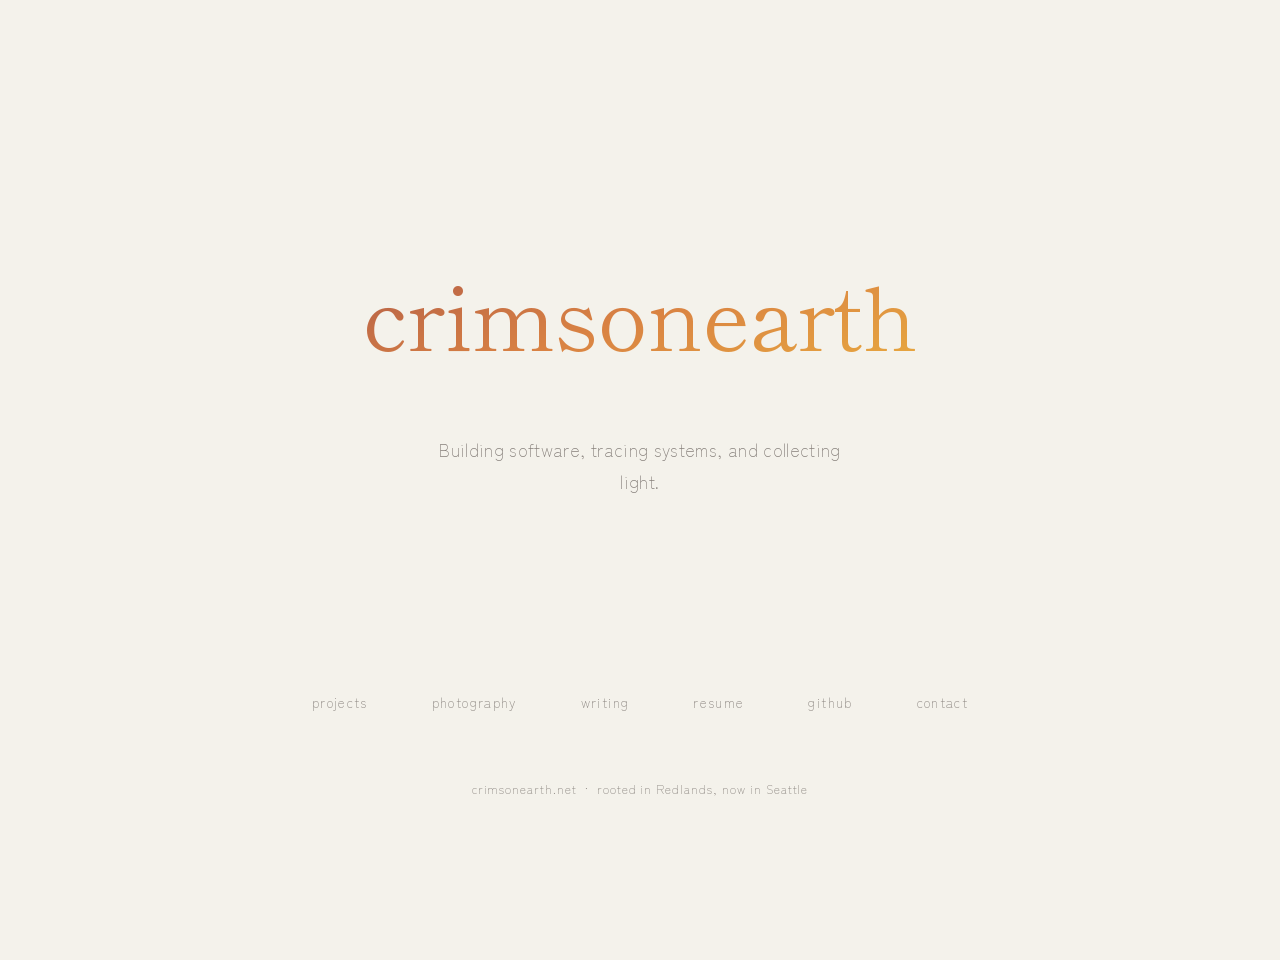
<file: index.html>
<!doctype html>
<html lang="en">
  <head>
    <meta charset="UTF-8" />
    <meta name="viewport" content="width=device-width, initial-scale=1.0" />
    <title>crimsonearth</title>
    <link rel="icon" href="favicon.svg" type="image/svg+xml" />
    <link rel="stylesheet" href="css/styles.css" />
    <style>
      /* ─── Landing-specific overrides ──────────────────────── */
      body.landing {
        justify-content: center;
        align-items: center;
      }

      .landing-wrap {
        display: flex;
        flex-direction: column;
        justify-content: space-between;
        min-height: 100vh;
        width: 100%;
        padding: var(--space-xl) var(--space-lg);
      }

      .landing-top {
        flex: 1;
        display: flex;
        flex-direction: column;
        justify-content: center;
        align-items: center;
        text-align: center;
        padding: var(--space-xl) 0 var(--space-lg);
      }

      .landing-wordmark {
        font-family: var(--font-serif);
        font-weight: 400;
        font-size: clamp(2.4rem, 8vw, 5.5rem);
        letter-spacing: -0.01em;
        color: var(--text-ink);
        margin-bottom: var(--space-lg);
        background: var(--crimson-earth-gradient);
        -webkit-background-clip: text;
        -webkit-text-fill-color: transparent;
        background-clip: text;
      }

      .landing-tagline {
        font-family: var(--font-sans);
        font-weight: 300;
        font-size: clamp(0.9rem, 2vw, 1.1rem);
        color: var(--text-muted);
        letter-spacing: 0.02em;
        max-width: 420px;
      }

      .landing-nav {
        display: flex;
        justify-content: center;
        gap: var(--space-lg);
        flex-wrap: wrap;
        padding: var(--space-xl) 0 var(--space-lg);
      }

      .landing-nav a {
        font-family: var(--font-sans);
        font-weight: 300;
        font-size: 0.85rem;
        letter-spacing: 0.1em;
        text-transform: lowercase;
        color: var(--text-muted);
      }

      .landing-nav a:hover {
        color: var(--accent-clay);
      }

      .landing-footer {
        text-align: center;
        padding-bottom: var(--space-md);
      }

      .landing-footer p {
        font-size: 0.75rem;
        letter-spacing: 0.08em;
        color: var(--text-muted);
        opacity: 1;
      }
    </style>
  </head>
  <body class="landing">
    <div class="landing-wrap">
      <div class="landing-top">
        <h1 class="landing-wordmark fade-in-up">crimsonearth</h1>
        <p class="landing-tagline fade-in-up delay-1">
          Building software, tracing systems, and collecting light.
        </p>
      </div>

      <nav class="landing-nav fade-in-up delay-2">
        <a href="projects.html">projects</a>
        <a href="photography.html">photography</a>
        <a href="writing.html">writing</a>
        <a href="resume.html">resume</a>
        <a href="https://github.com/CrimsonEarth" target="_blank" rel="noopener">github</a>
        <a href="contact.html">contact</a>
      </nav>

      <footer class="landing-footer fade-in-up delay-3">
        <p>
          crimsonearth.net &nbsp;·&nbsp; rooted in Redlands, now in Seattle
        </p>
      </footer>
    </div>
  </body>
</html>
</file>
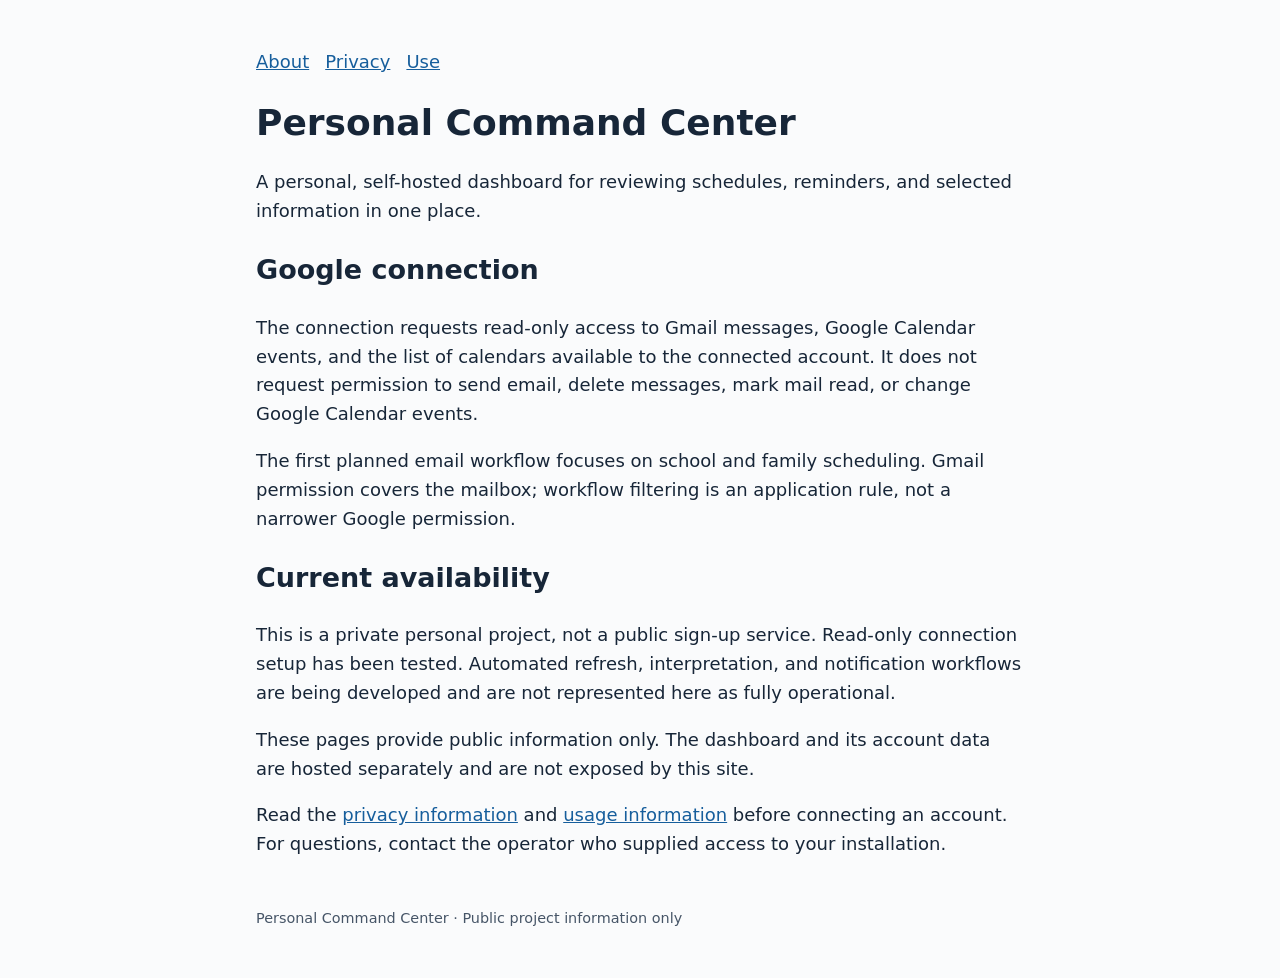
<file: command-center/index.html>
<!doctype html>
<html lang="en"><head><meta charset="utf-8"><meta name="viewport" content="width=device-width,initial-scale=1"><title>Personal Command Center</title><style>body{max-width:48rem;margin:3rem auto;padding:0 1.25rem;font:18px/1.6 system-ui,sans-serif;color:#172638;background:#fafbfc}nav{display:flex;gap:1rem;flex-wrap:wrap}a{color:#165e9c}h1{line-height:1.2}footer{margin-top:3rem;font-size:.9rem;color:#465567}</style></head><body><nav aria-label="Page navigation"><a href="index.html">About</a><a href="privacy.html">Privacy</a><a href="terms.html">Use</a></nav><main><h1>Personal Command Center</h1><p>A personal, self-hosted dashboard for reviewing schedules, reminders, and selected information in one place.</p><h2>Google connection</h2><p>The connection requests read-only access to Gmail messages, Google Calendar events, and the list of calendars available to the connected account. It does not request permission to send email, delete messages, mark mail read, or change Google Calendar events.</p><p>The first planned email workflow focuses on school and family scheduling. Gmail permission covers the mailbox; workflow filtering is an application rule, not a narrower Google permission.</p><h2>Current availability</h2><p>This is a private personal project, not a public sign-up service. Read-only connection setup has been tested. Automated refresh, interpretation, and notification workflows are being developed and are not represented here as fully operational.</p><p>These pages provide public information only. The dashboard and its account data are hosted separately and are not exposed by this site.</p><p>Read the <a href="privacy.html">privacy information</a> and <a href="terms.html">usage information</a> before connecting an account. For questions, contact the operator who supplied access to your installation.</p></main><footer>Personal Command Center · Public project information only</footer></body></html>
</file>
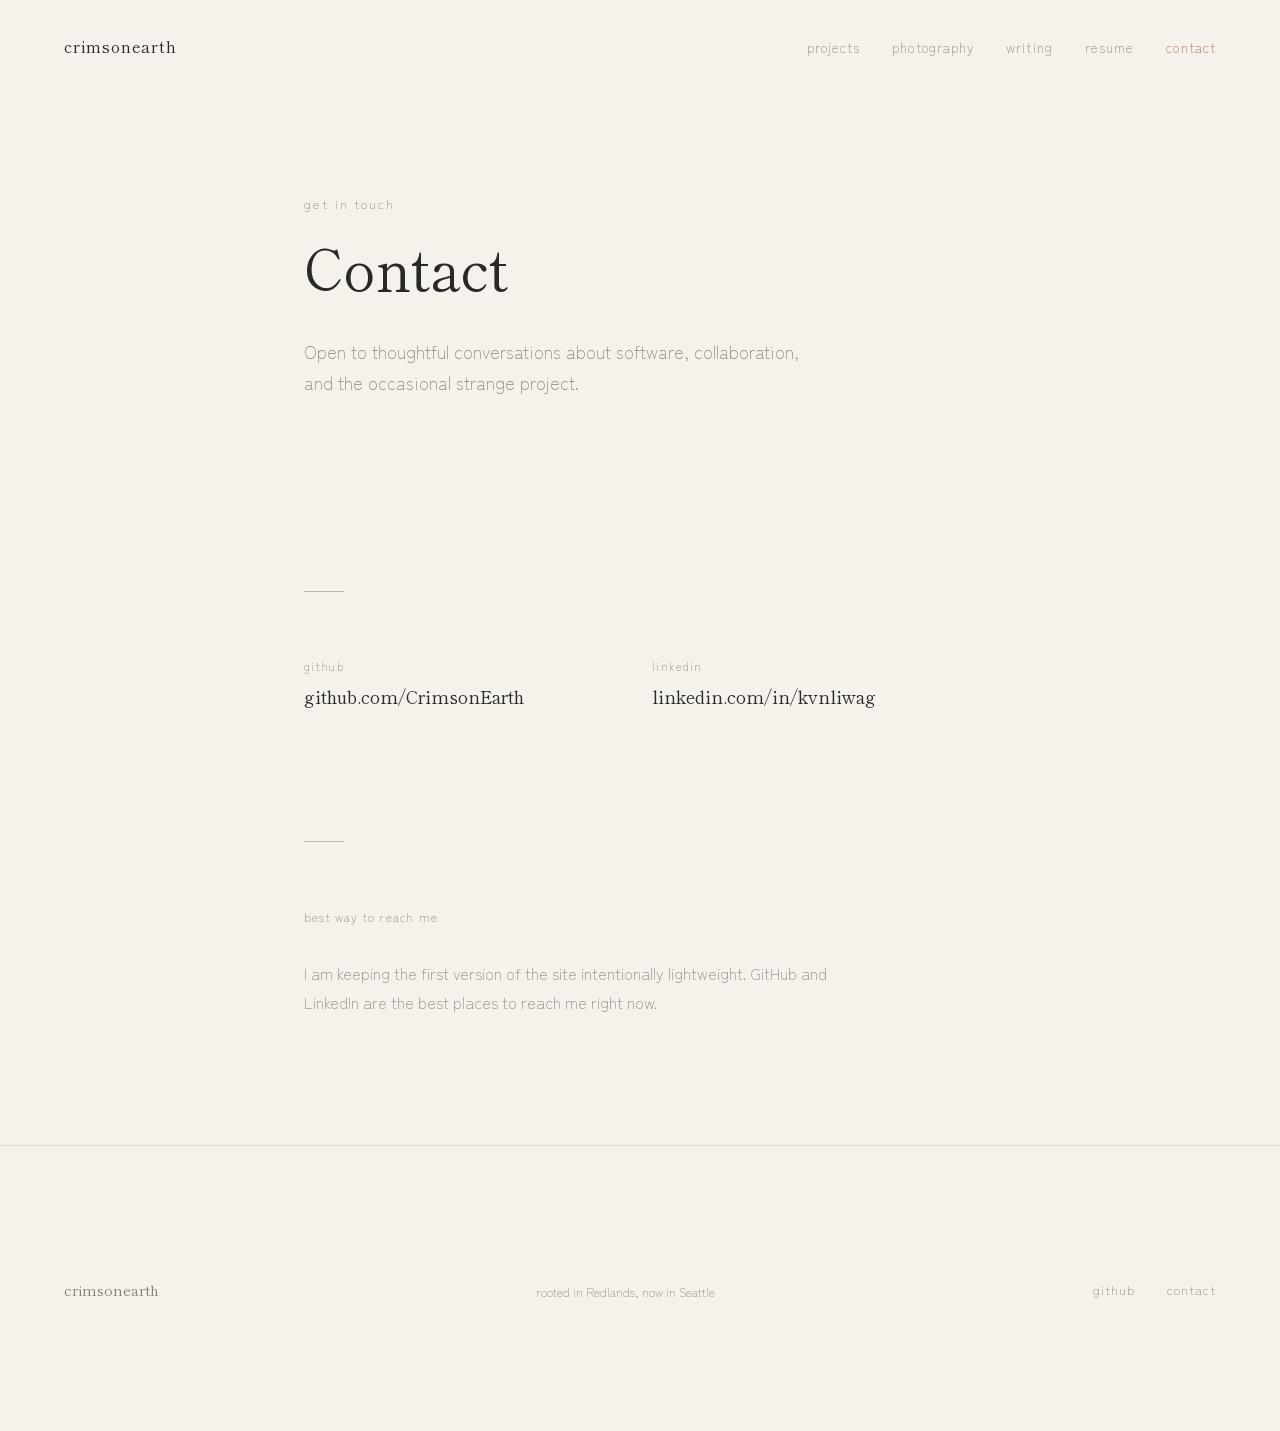
<file: contact.html>
<!DOCTYPE html>
<html lang="en">
<head>
  <meta charset="UTF-8" />
  <meta name="viewport" content="width=device-width, initial-scale=1.0" />
  <title>contact — crimsonearth</title>
  <link rel="icon" href="favicon.svg" type="image/svg+xml" />
  <link rel="stylesheet" href="css/styles.css" />
  <style>
    .contact-links {
      display: flex;
      gap: var(--space-xl);
      flex-wrap: wrap;
      margin-bottom: var(--space-xl);
    }

    .contact-link {
      display: flex;
      flex-direction: column;
      gap: 0.3em;
    }

    .contact-link__label {
      font-size: 0.7rem;
      letter-spacing: 0.12em;
      text-transform: lowercase;
      color: var(--text-muted);
    }

    .contact-link__value {
      font-family: var(--font-serif);
      font-size: 1.1rem;
      color: var(--text-ink);
    }

    .contact-link__value:hover {
      color: var(--accent-clay);
    }

    .contact-note {
      display: flex;
      flex-direction: column;
      gap: var(--space-md);
      max-width: 560px;
    }

    .contact-note__label {
      font-size: 0.75rem;
      letter-spacing: 0.1em;
      text-transform: lowercase;
      color: var(--text-muted);
    }

    .contact-note__text {
      color: var(--text-muted);
      max-width: 560px;
    }

  </style>
</head>
<body>

  <nav class="site-nav">
    <a href="index.html" class="site-nav__wordmark">crimsonearth</a>
    <ul class="site-nav__links">
      <li><a href="projects.html">projects</a></li>
      <li><a href="photography.html">photography</a></li>
      <li><a href="writing.html">writing</a></li>
      <li><a href="resume.html">resume</a></li>
      <li><a href="contact.html" class="active">contact</a></li>
    </ul>
  </nav>

  <main>
    <div class="container container--narrow">
      <header class="page-header">
        <p class="page-header__eyebrow">get in touch</p>
        <h1 class="page-header__title">Contact</h1>
        <p class="page-header__subtitle">Open to thoughtful conversations about software, collaboration, and the occasional strange project.</p>
      </header>

      <div class="divider"></div>

      <div class="contact-links">
        <div class="contact-link">
          <span class="contact-link__label">github</span>
          <a href="https://github.com/CrimsonEarth" target="_blank" rel="noopener" class="contact-link__value">github.com/CrimsonEarth</a>
        </div>
        <div class="contact-link">
          <span class="contact-link__label">linkedin</span>
          <a href="https://www.linkedin.com/in/kvnliwag/" target="_blank" rel="noopener" class="contact-link__value">linkedin.com/in/kvnliwag</a>
        </div>
      </div>

      <div class="divider"></div>

      <section class="contact-note" aria-label="contact note">
        <p class="contact-note__label">best way to reach me</p>
        <p class="contact-note__text">
          I am keeping the first version of the site intentionally lightweight.
          GitHub and LinkedIn are the best places to reach me right now.
        </p>
      </section>
    </div>
  </main>

  <footer class="site-footer">
    <span class="site-footer__mark">crimsonearth</span>
    <span class="site-footer__mark" style="font-family:var(--font-sans);font-size:0.75rem;">rooted in Redlands, now in Seattle</span>
    <ul class="site-footer__links">
      <li><a href="https://github.com/CrimsonEarth" target="_blank" rel="noopener">github</a></li>
      <li><a href="contact.html">contact</a></li>
    </ul>
  </footer>

</body>
</html>
</file>
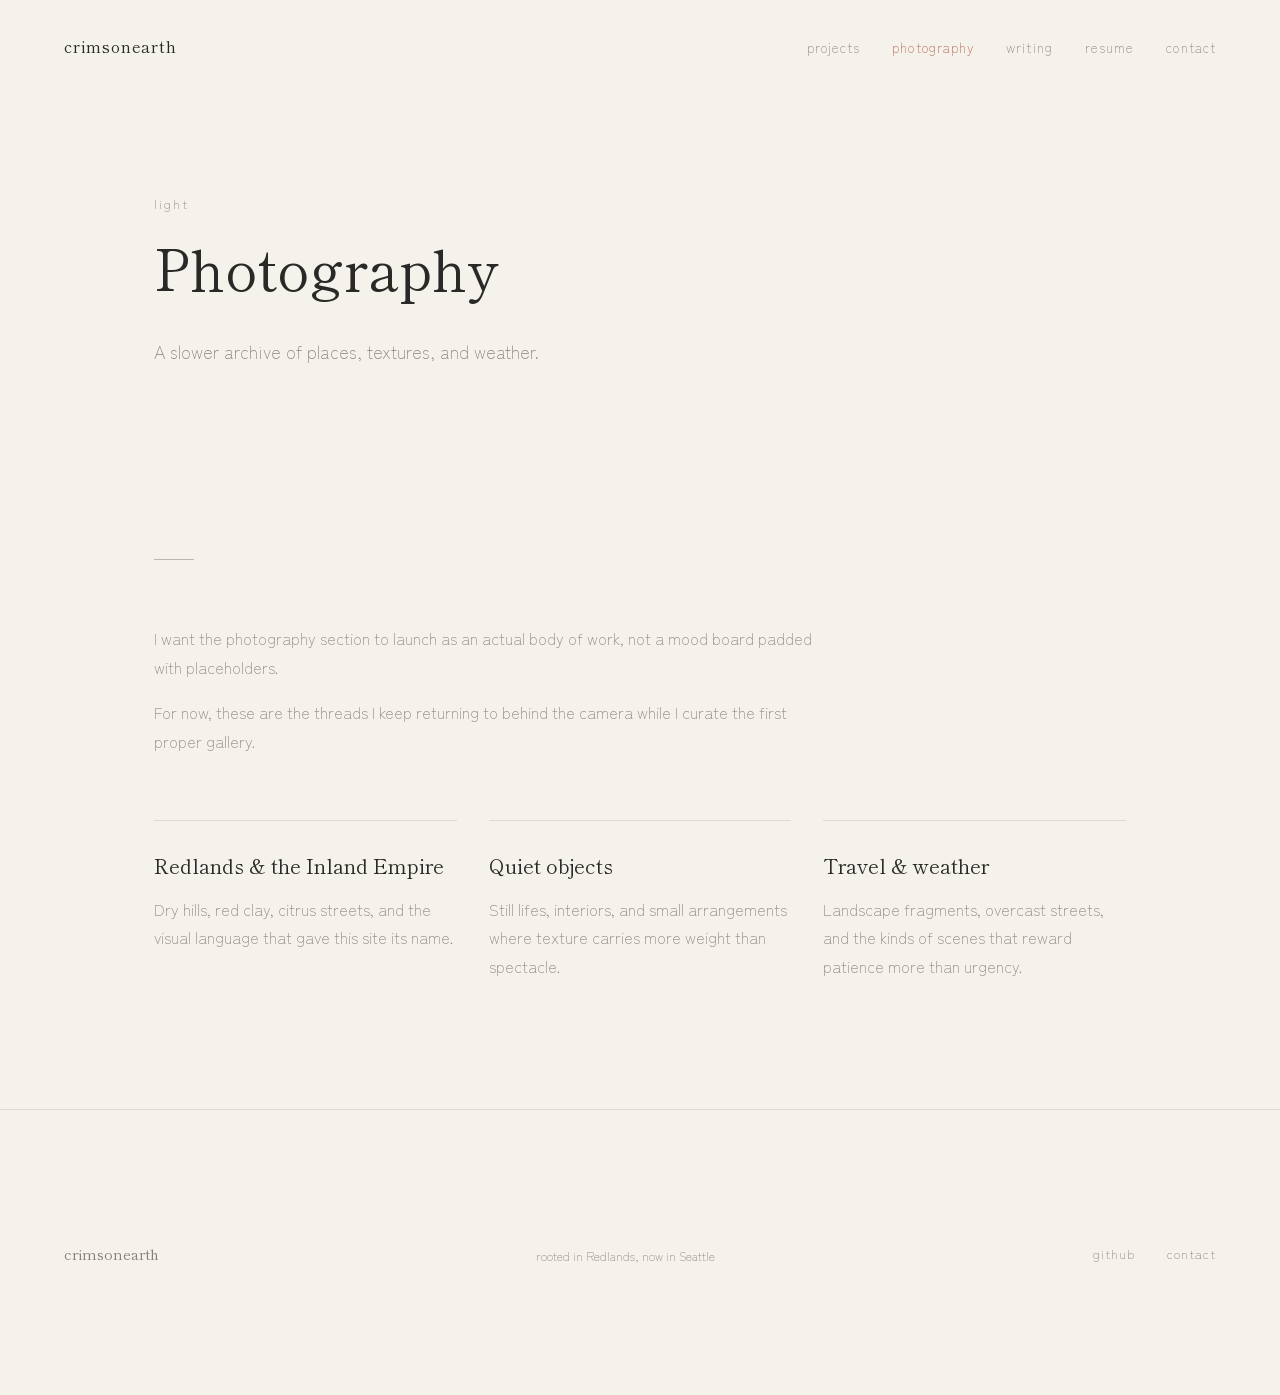
<file: photography.html>
<!DOCTYPE html>
<html lang="en">
<head>
  <meta charset="UTF-8" />
  <meta name="viewport" content="width=device-width, initial-scale=1.0" />
  <title>photography — crimsonearth</title>
  <link rel="icon" href="favicon.svg" type="image/svg+xml" />
  <link rel="stylesheet" href="css/styles.css" />
  <style>
    .photo-plan {
      display: grid;
      grid-template-columns: repeat(3, minmax(0, 1fr));
      gap: var(--space-md);
    }

    .photo-plan__item {
      border-top: 1px solid rgba(133, 127, 122, 0.2);
      padding-top: var(--space-md);
      display: flex;
      flex-direction: column;
      gap: var(--space-sm);
    }

    .photo-plan__title {
      font-family: var(--font-serif);
      font-size: 1.25rem;
      color: var(--text-ink);
    }

    .photo-plan__text {
      color: var(--text-muted);
    }

    @media (max-width: 768px) {
      .photo-plan {
        grid-template-columns: 1fr;
      }
    }
  </style>
</head>
<body>

  <nav class="site-nav">
    <a href="index.html" class="site-nav__wordmark">crimsonearth</a>
    <ul class="site-nav__links">
      <li><a href="projects.html">projects</a></li>
      <li><a href="photography.html" class="active">photography</a></li>
      <li><a href="writing.html">writing</a></li>
      <li><a href="resume.html">resume</a></li>
      <li><a href="contact.html">contact</a></li>
    </ul>
  </nav>

  <main>
    <div class="container">
      <header class="page-header">
        <p class="page-header__eyebrow">light</p>
        <h1 class="page-header__title">Photography</h1>
        <p class="page-header__subtitle">A slower archive of places, textures, and weather.</p>
      </header>

      <div class="divider"></div>

      <section class="page-note" aria-label="Photography note">
        <p>I want the photography section to launch as an actual body of work, not a mood board padded with placeholders.</p>
        <p>For now, these are the threads I keep returning to behind the camera while I curate the first proper gallery.</p>
      </section>

      <section class="photo-plan" aria-label="Photography directions">
        <article class="photo-plan__item">
          <h2 class="photo-plan__title">Redlands &amp; the Inland Empire</h2>
          <p class="photo-plan__text">Dry hills, red clay, citrus streets, and the visual language that gave this site its name.</p>
        </article>
        <article class="photo-plan__item">
          <h2 class="photo-plan__title">Quiet objects</h2>
          <p class="photo-plan__text">Still lifes, interiors, and small arrangements where texture carries more weight than spectacle.</p>
        </article>
        <article class="photo-plan__item">
          <h2 class="photo-plan__title">Travel &amp; weather</h2>
          <p class="photo-plan__text">Landscape fragments, overcast streets, and the kinds of scenes that reward patience more than urgency.</p>
        </article>
      </section>

    </div>
  </main>

  <footer class="site-footer">
    <span class="site-footer__mark">crimsonearth</span>
    <span class="site-footer__mark" style="font-family:var(--font-sans);font-size:0.75rem;">rooted in Redlands, now in Seattle</span>
    <ul class="site-footer__links">
      <li><a href="https://github.com/CrimsonEarth" target="_blank" rel="noopener">github</a></li>
      <li><a href="contact.html">contact</a></li>
    </ul>
  </footer>

</body>
</html>
</file>
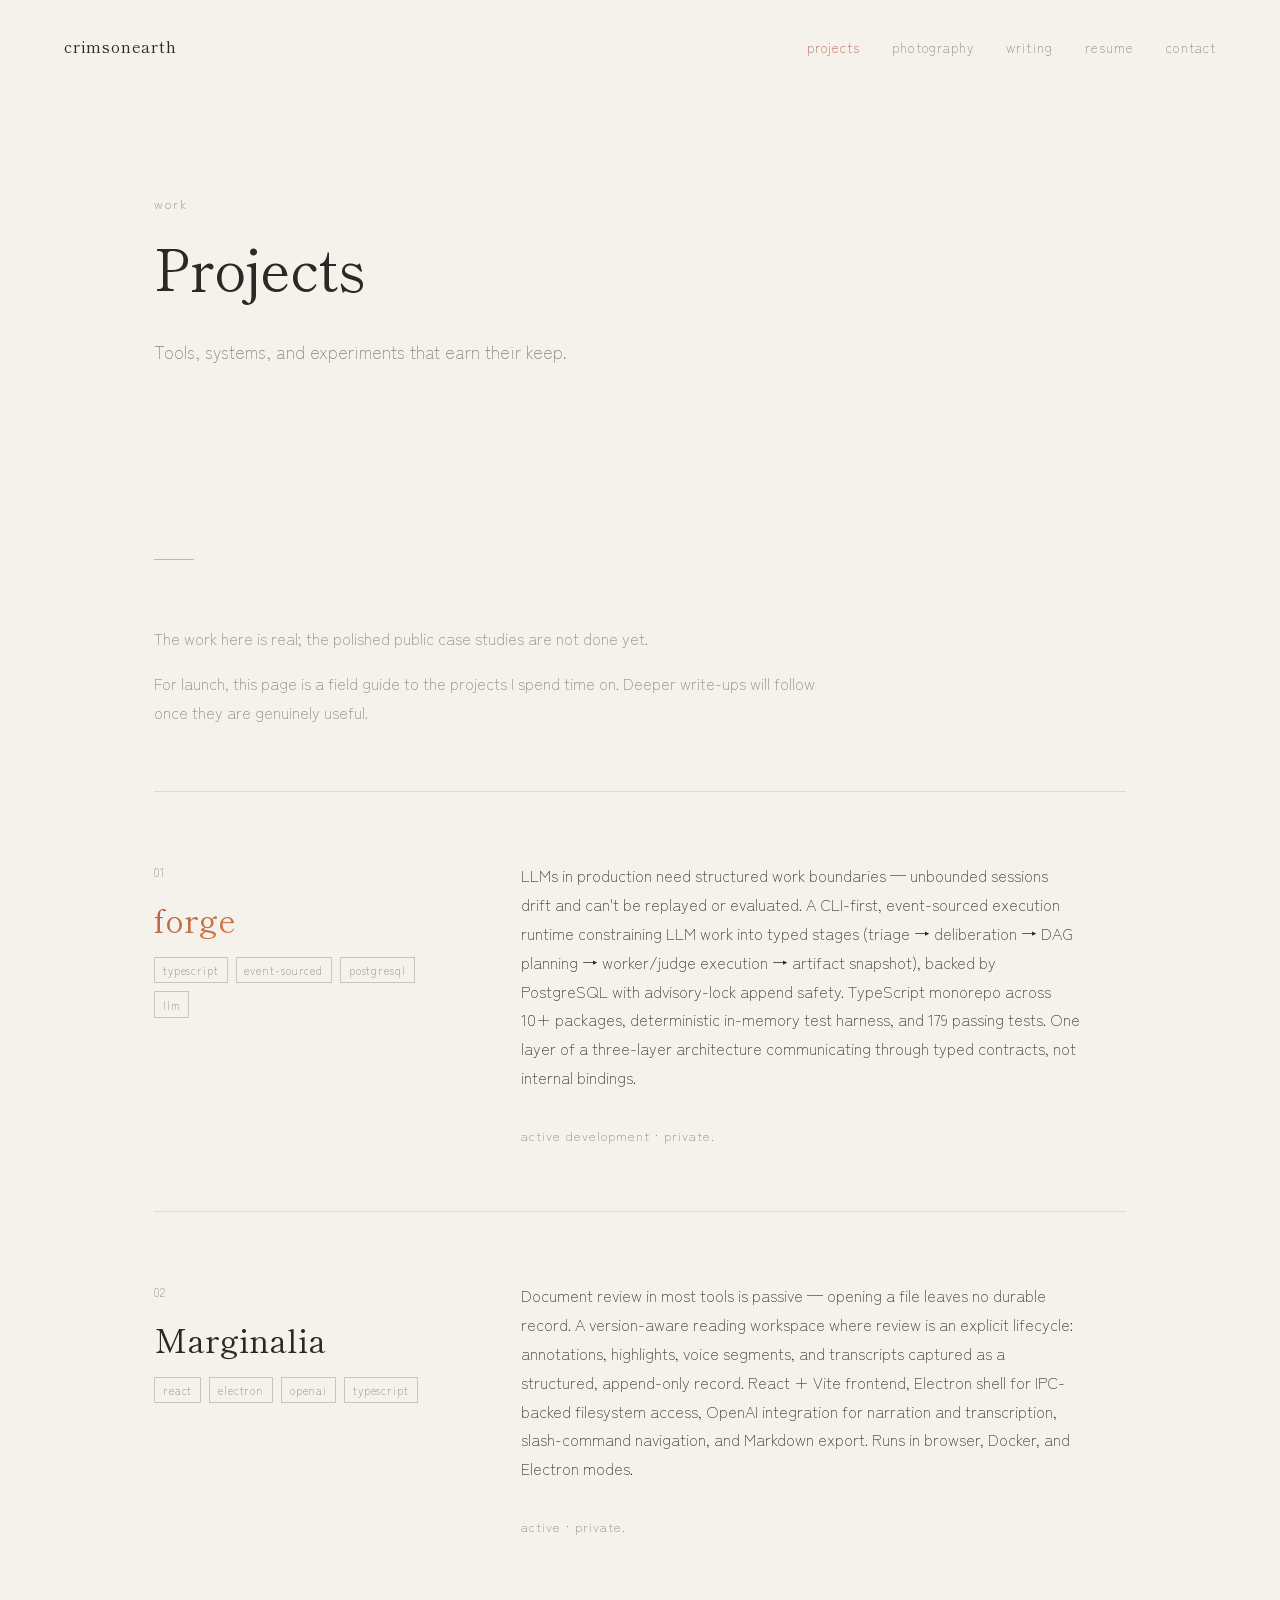
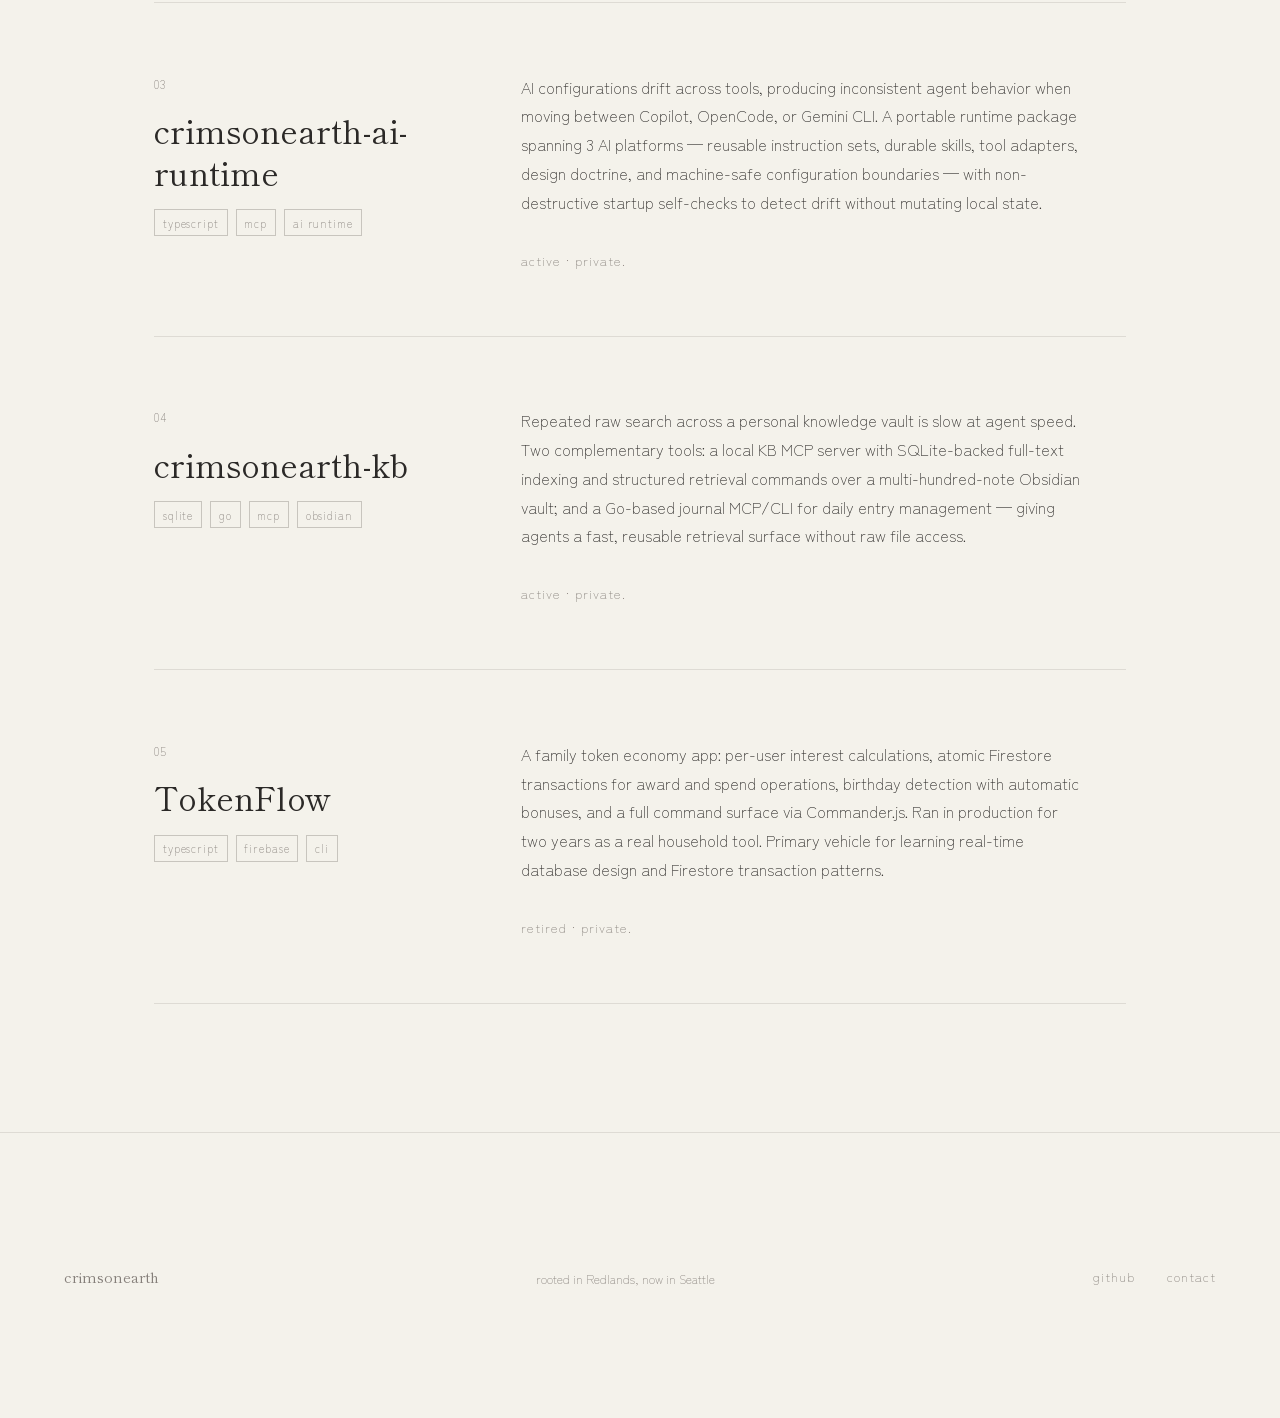
<file: projects.html>
<!DOCTYPE html>
<html lang="en">
<head>
  <meta charset="UTF-8" />
  <meta name="viewport" content="width=device-width, initial-scale=1.0" />
  <title>projects — crimsonearth</title>
  <link rel="icon" href="favicon.svg" type="image/svg+xml" />
  <link rel="stylesheet" href="css/styles.css" />
</head>
<body>

  <nav class="site-nav">
    <a href="index.html" class="site-nav__wordmark">crimsonearth</a>
    <ul class="site-nav__links">
      <li><a href="projects.html" class="active">projects</a></li>
      <li><a href="photography.html">photography</a></li>
      <li><a href="writing.html">writing</a></li>
      <li><a href="resume.html">resume</a></li>
      <li><a href="contact.html">contact</a></li>
    </ul>
  </nav>

  <main>
    <div class="container">
      <header class="page-header">
        <p class="page-header__eyebrow">work</p>
        <h1 class="page-header__title">Projects</h1>
        <p class="page-header__subtitle">Tools, systems, and experiments that earn their keep.</p>
      </header>

      <div class="divider"></div>

      <section class="page-note" aria-label="Projects note">
        <p>The work here is real; the polished public case studies are not done yet.</p>
        <p>For launch, this page is a field guide to the projects I spend time on. Deeper write-ups will follow once they are genuinely useful.</p>
      </section>

      <ol class="project-list">

        <li class="project-item project-item--featured">
          <div class="project-item__meta">
            <p class="project-item__number">01</p>
            <h2 class="project-item__title">forge</h2>
            <div class="project-item__tags">
              <span class="tag">typescript</span>
              <span class="tag">event-sourced</span>
              <span class="tag">postgresql</span>
              <span class="tag">llm</span>
            </div>
          </div>
          <div class="project-item__body">
            <p class="project-item__desc">LLMs in production need structured work boundaries — unbounded sessions drift and can't be replayed or evaluated. A CLI-first, event-sourced execution runtime constraining LLM work into typed stages (triage → deliberation → DAG planning → worker/judge execution → artifact snapshot), backed by PostgreSQL with advisory-lock append safety. TypeScript monorepo across 10+ packages, deterministic in-memory test harness, and 179 passing tests. One layer of a three-layer architecture communicating through typed contracts, not internal bindings.</p>
            <p class="project-item__status">Active development · private.</p>
          </div>
        </li>

        <li class="project-item">
          <div class="project-item__meta">
            <p class="project-item__number">02</p>
            <h2 class="project-item__title">Marginalia</h2>
            <div class="project-item__tags">
              <span class="tag">react</span>
              <span class="tag">electron</span>
              <span class="tag">openai</span>
              <span class="tag">typescript</span>
            </div>
          </div>
          <div class="project-item__body">
            <p class="project-item__desc">Document review in most tools is passive — opening a file leaves no durable record. A version-aware reading workspace where review is an explicit lifecycle: annotations, highlights, voice segments, and transcripts captured as a structured, append-only record. React + Vite frontend, Electron shell for IPC-backed filesystem access, OpenAI integration for narration and transcription, slash-command navigation, and Markdown export. Runs in browser, Docker, and Electron modes.</p>
            <p class="project-item__status">Active · private.</p>
          </div>
        </li>

        <li class="project-item">
          <div class="project-item__meta">
            <p class="project-item__number">03</p>
            <h2 class="project-item__title">crimsonearth-ai-runtime</h2>
            <div class="project-item__tags">
              <span class="tag">typescript</span>
              <span class="tag">mcp</span>
              <span class="tag">ai runtime</span>
            </div>
          </div>
          <div class="project-item__body">
            <p class="project-item__desc">AI configurations drift across tools, producing inconsistent agent behavior when moving between Copilot, OpenCode, or Gemini CLI. A portable runtime package spanning 3 AI platforms — reusable instruction sets, durable skills, tool adapters, design doctrine, and machine-safe configuration boundaries — with non-destructive startup self-checks to detect drift without mutating local state.</p>
            <p class="project-item__status">Active · private.</p>
          </div>
        </li>

        <li class="project-item">
          <div class="project-item__meta">
            <p class="project-item__number">04</p>
            <h2 class="project-item__title">crimsonearth-kb</h2>
            <div class="project-item__tags">
              <span class="tag">sqlite</span>
              <span class="tag">go</span>
              <span class="tag">mcp</span>
              <span class="tag">obsidian</span>
            </div>
          </div>
          <div class="project-item__body">
            <p class="project-item__desc">Repeated raw search across a personal knowledge vault is slow at agent speed. Two complementary tools: a local KB MCP server with SQLite-backed full-text indexing and structured retrieval commands over a multi-hundred-note Obsidian vault; and a Go-based journal MCP/CLI for daily entry management — giving agents a fast, reusable retrieval surface without raw file access.</p>
            <p class="project-item__status">Active · private.</p>
          </div>
        </li>

        <li class="project-item">
          <div class="project-item__meta">
            <p class="project-item__number">05</p>
            <h2 class="project-item__title">TokenFlow</h2>
            <div class="project-item__tags">
              <span class="tag">typescript</span>
              <span class="tag">firebase</span>
              <span class="tag">cli</span>
            </div>
          </div>
          <div class="project-item__body">
            <p class="project-item__desc">A family token economy app: per-user interest calculations, atomic Firestore transactions for award and spend operations, birthday detection with automatic bonuses, and a full command surface via Commander.js. Ran in production for two years as a real household tool. Primary vehicle for learning real-time database design and Firestore transaction patterns.</p>
            <p class="project-item__status">Retired · private.</p>
          </div>
        </li>

      </ol>
    </div>
  </main>

  <footer class="site-footer">
    <span class="site-footer__mark">crimsonearth</span>
    <span class="site-footer__mark" style="font-family:var(--font-sans);font-size:0.75rem;">rooted in Redlands, now in Seattle</span>
    <ul class="site-footer__links">
      <li><a href="https://github.com/CrimsonEarth" target="_blank" rel="noopener">github</a></li>
      <li><a href="contact.html">contact</a></li>
    </ul>
  </footer>

</body>
</html>
</file>
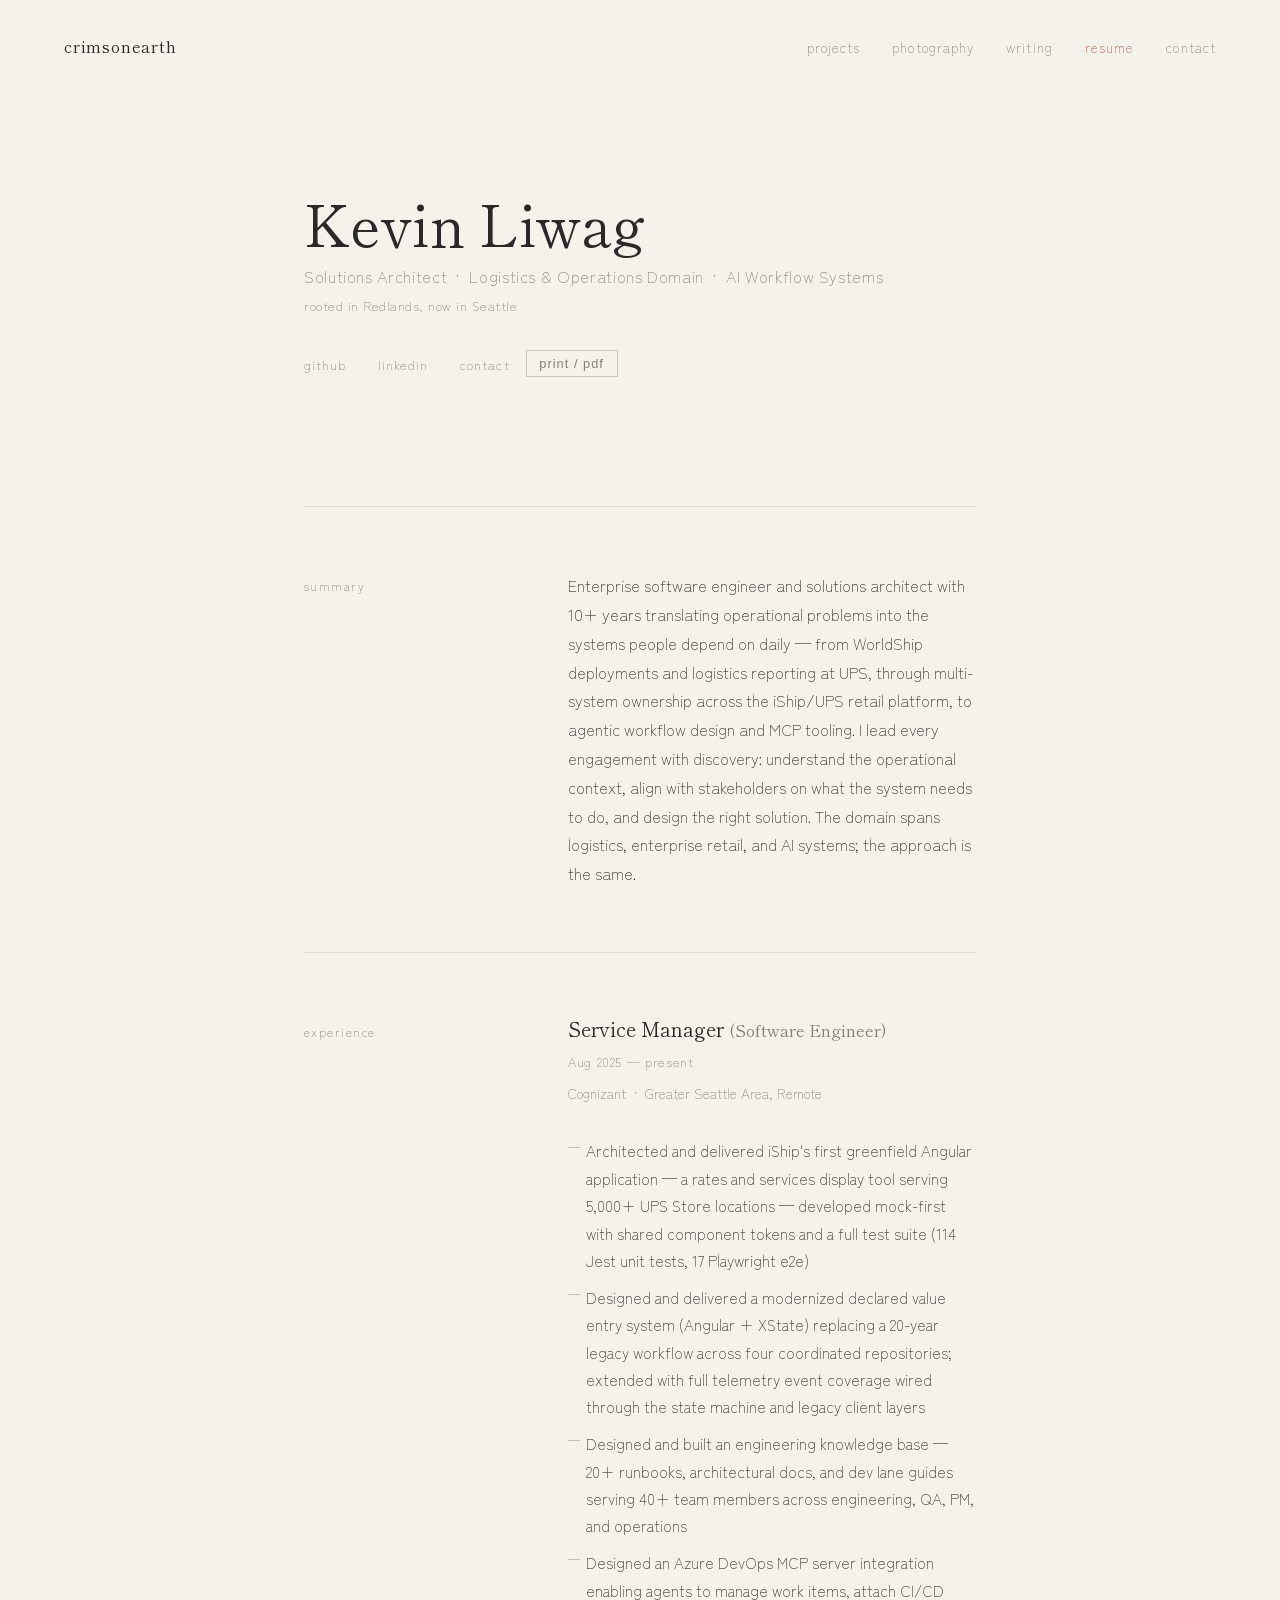
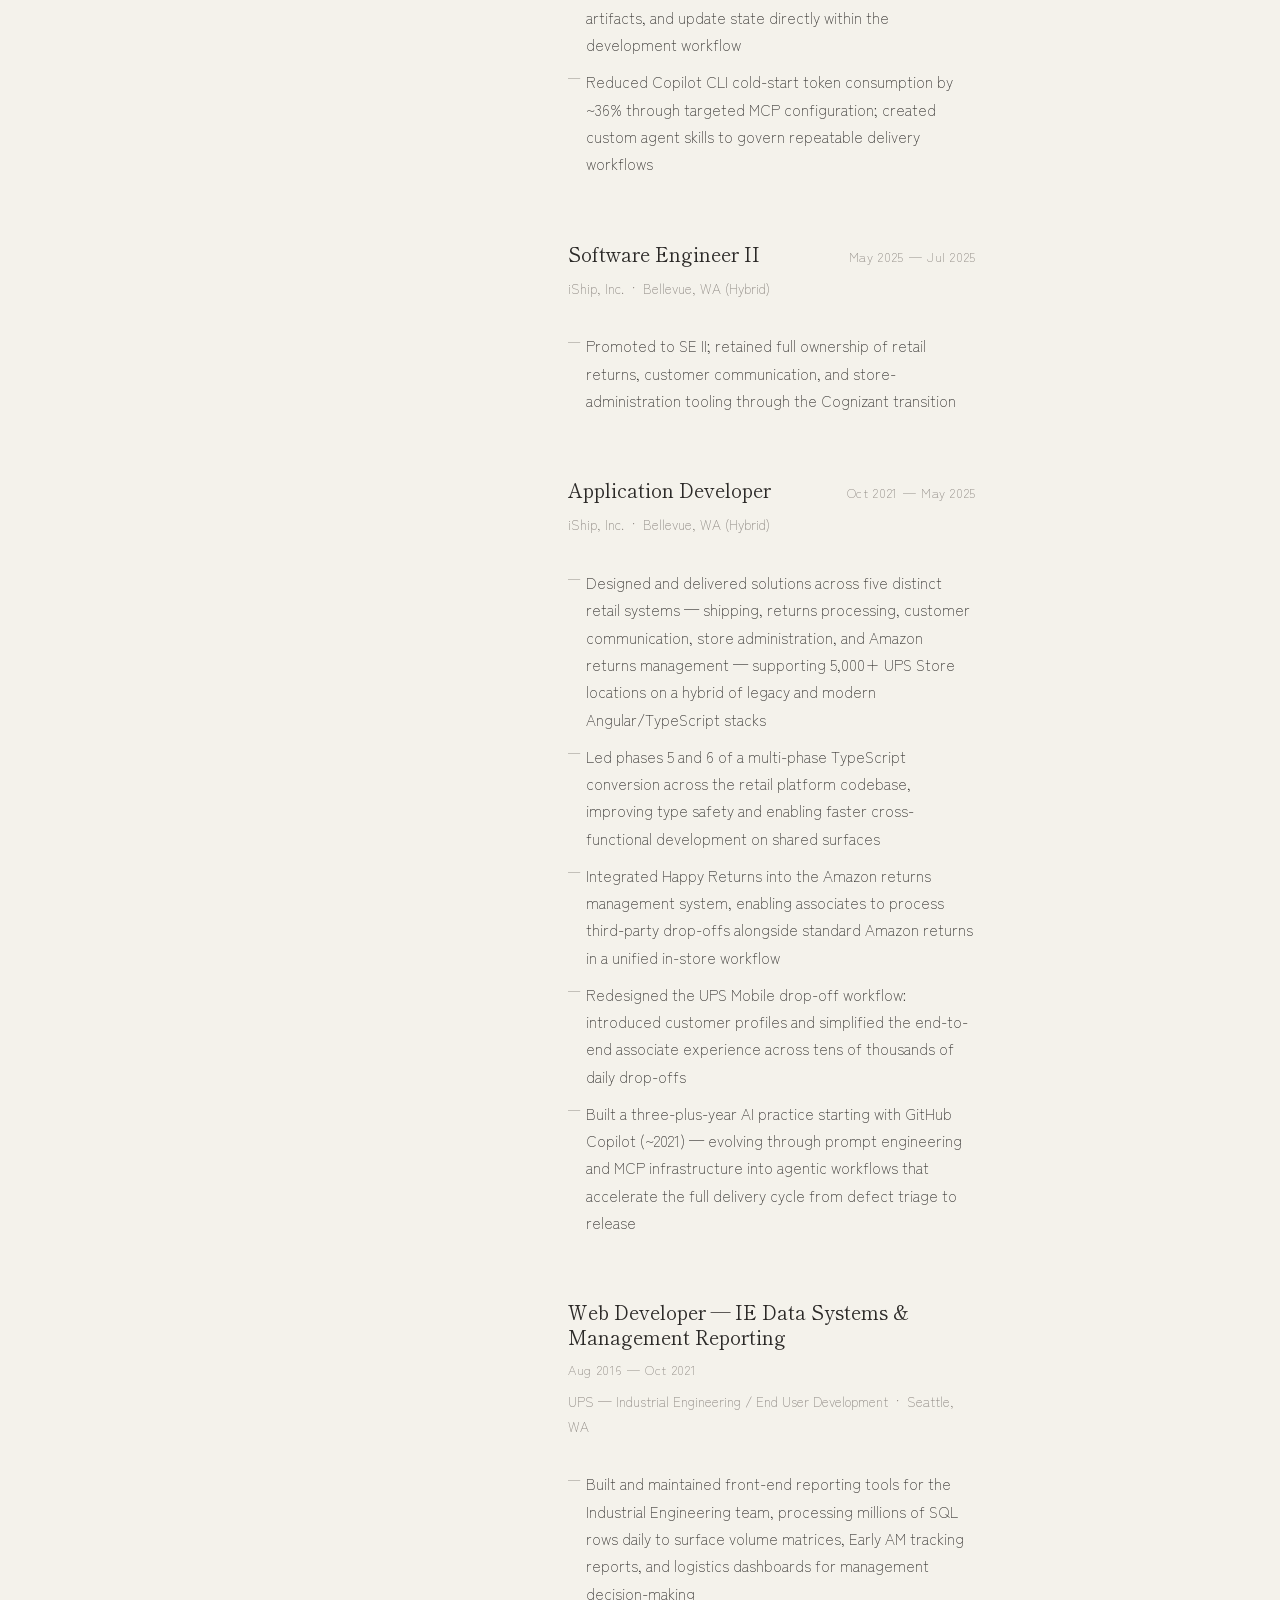
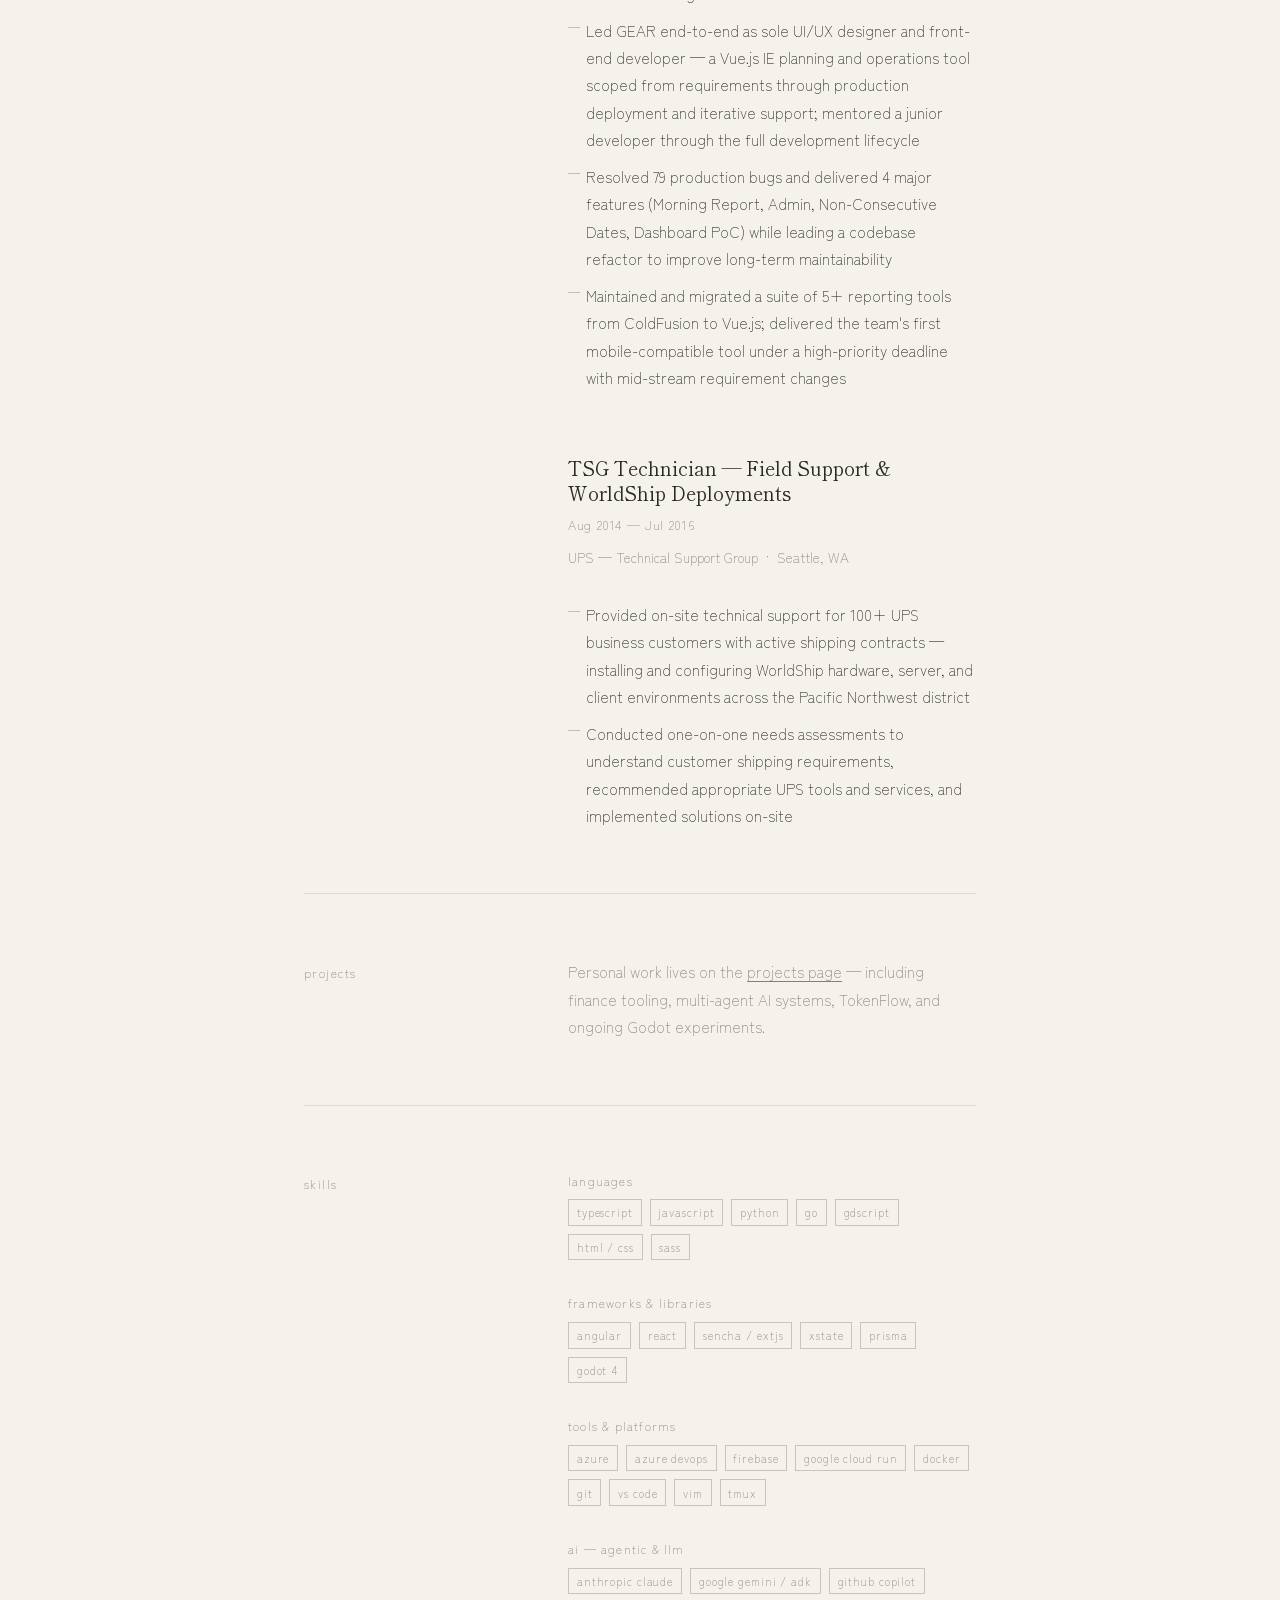
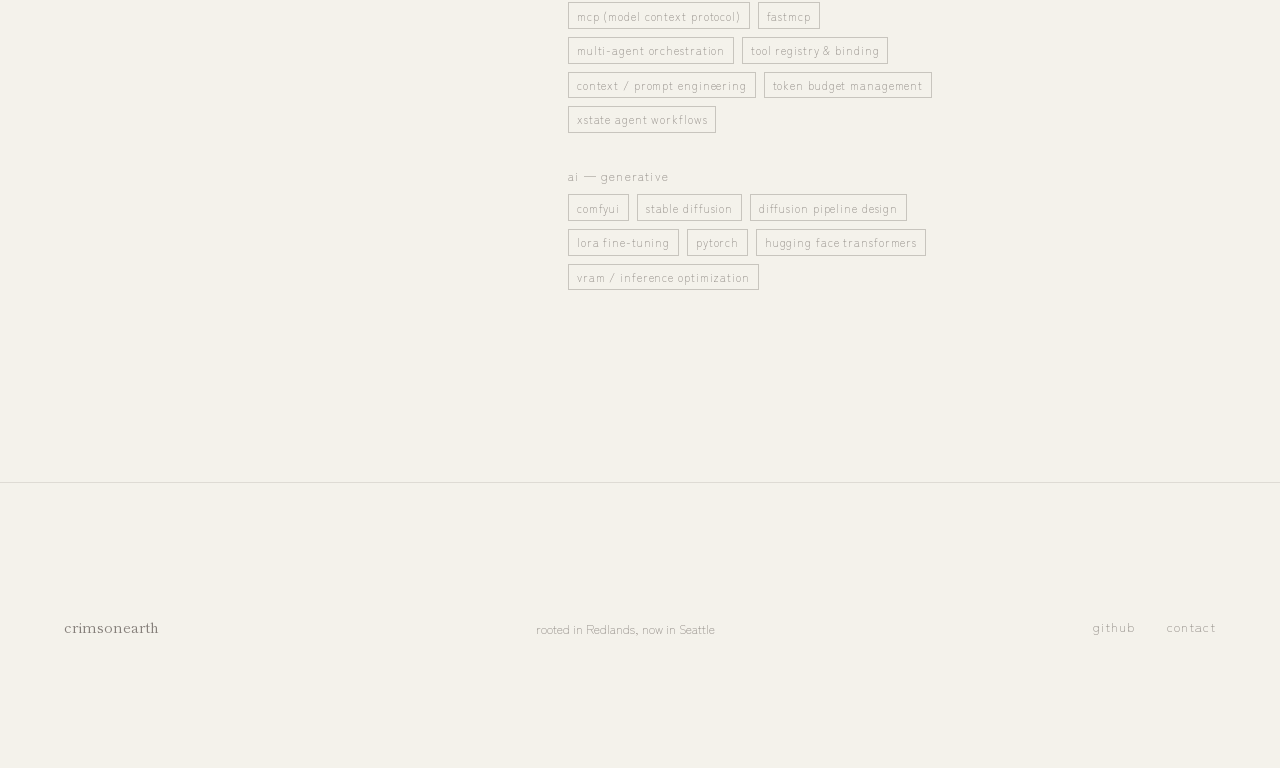
<file: resume.html>
<!DOCTYPE html>
<html lang="en">
<head>
  <meta charset="UTF-8" />
  <meta name="viewport" content="width=device-width, initial-scale=1.0" />
  <title>resume — crimsonearth</title>
  <link rel="icon" href="favicon.svg" type="image/svg+xml" />
  <link rel="stylesheet" href="css/styles.css" />
  <style>
    .resume-header {
      display: flex;
      justify-content: space-between;
      align-items: flex-end;
      flex-wrap: wrap;
      gap: var(--space-md);
      padding-top: calc(var(--space-xl) + var(--space-lg));
      padding-bottom: var(--space-xl);
    }

    .resume-header__name {
      font-family: var(--font-serif);
      font-size: clamp(2rem, 5vw, 3.5rem);
      font-weight: 400;
      line-height: 1.1;
    }

    .resume-header__title {
      font-family: var(--font-sans);
      font-weight: 300;
      font-size: 1rem;
      color: var(--text-muted);
      margin-top: 0.5rem;
      letter-spacing: 0.04em;
    }

    .resume-header__links {
      display: flex;
      gap: var(--space-md);
      list-style: none;
      flex-wrap: wrap;
    }

    .resume-header__links a {
      font-size: 0.8rem;
      letter-spacing: 0.08em;
      text-transform: lowercase;
      color: var(--text-muted);
    }

    /* ─── Resume Sections ──────────────────────────────── */
    .resume-section {
      padding: var(--space-lg) 0;
      border-top: 1px solid rgba(133, 127, 122, 0.2);
      display: grid;
      grid-template-columns: 200px 1fr;
      gap: var(--space-lg);
    }

    .resume-section__label {
      font-family: var(--font-sans);
      font-size: 0.75rem;
      letter-spacing: 0.12em;
      text-transform: lowercase;
      color: var(--text-muted);
      padding-top: 0.3em;
    }

    .resume-section__body {
      display: flex;
      flex-direction: column;
      gap: var(--space-lg);
    }

    /* ─── Experience Entry ─────────────────────────────── */
    .exp-entry__header {
      display: flex;
      justify-content: space-between;
      align-items: baseline;
      flex-wrap: wrap;
      gap: var(--space-xs);
      margin-bottom: var(--space-xs);
    }

    .exp-entry__role {
      font-family: var(--font-serif);
      font-size: 1.2rem;
      font-weight: 400;
    }

    .exp-entry__period {
      font-family: var(--font-sans);
      font-size: 0.8rem;
      color: var(--text-muted);
      letter-spacing: 0.05em;
      white-space: nowrap;
    }

    .exp-entry__org {
      font-family: var(--font-sans);
      font-size: 0.85rem;
      color: var(--text-muted);
      margin-bottom: var(--space-md);
    }

    .exp-entry__list {
      list-style: none;
      display: flex;
      flex-direction: column;
      gap: 0.6rem;
    }

    .exp-entry__list li {
      font-size: 0.95rem;
      color: var(--text-ink);
      padding-left: 1.2em;
      position: relative;
    }

    .exp-entry__list li::before {
      content: '—';
      position: absolute;
      left: 0;
      color: var(--text-muted);
      font-size: 0.8em;
    }

    /* ─── Skills Grid ──────────────────────────────────── */
    .skills-grid {
      display: flex;
      flex-direction: column;
      gap: var(--space-md);
    }

    .skills-group__label {
      font-size: 0.75rem;
      letter-spacing: 0.1em;
      text-transform: lowercase;
      color: var(--text-muted);
      margin-bottom: var(--space-xs);
    }

    .skills-group__tags {
      display: flex;
      flex-wrap: wrap;
      gap: var(--space-xs);
    }

    /* ─── Print ────────────────────────────────────────── */
    .print-btn {
      font-size: 0.8rem;
      letter-spacing: 0.08em;
      text-transform: lowercase;
      color: var(--text-muted);
      border: 1px solid rgba(133, 127, 122, 0.4);
      padding: 0.4em 1em;
      cursor: pointer;
      background: transparent;
      transition: color 0.2s, border-color 0.2s;
    }

    .print-btn:hover {
      color: var(--accent-clay);
      border-color: var(--accent-clay);
    }

    @media print {
      .site-nav, .print-btn, .site-footer { display: none; }
      body { background: white; }
      .resume-section { break-inside: avoid; }
    }

    @media (max-width: 768px) {
      .resume-section {
        grid-template-columns: 1fr;
        gap: var(--space-sm);
      }
    }
  </style>
</head>
<body>

  <nav class="site-nav">
    <a href="index.html" class="site-nav__wordmark">crimsonearth</a>
    <ul class="site-nav__links">
      <li><a href="projects.html">projects</a></li>
      <li><a href="photography.html">photography</a></li>
      <li><a href="writing.html">writing</a></li>
      <li><a href="resume.html" class="active">resume</a></li>
      <li><a href="contact.html">contact</a></li>
    </ul>
  </nav>

  <main>
    <div class="container container--narrow">

      <header class="resume-header">
        <div>
          <h1 class="resume-header__name">Kevin Liwag</h1>
          <p class="resume-header__title">Solutions Architect &nbsp;·&nbsp; Logistics &amp; Operations Domain &nbsp;·&nbsp; AI Workflow Systems</p>
          <p class="resume-header__title" style="margin-top:0.25rem; font-size:0.8rem;">rooted in Redlands, now in Seattle</p>
        </div>
        <div style="display:flex;gap:var(--space-sm);align-items:center;flex-wrap:wrap;">
          <ul class="resume-header__links">
            <li><a href="https://github.com/CrimsonEarth" target="_blank" rel="noopener">github</a></li>
            <li><a href="https://www.linkedin.com/in/kvnliwag/" target="_blank" rel="noopener">linkedin</a></li>
            <li><a href="contact.html">contact</a></li>
          </ul>
          <button class="print-btn" onclick="window.print()">print / pdf</button>
        </div>
      </header>

      <!-- Summary -->
      <section class="resume-section">
        <p class="resume-section__label">summary</p>
        <div class="resume-section__body">
          <p style="font-size:1rem; max-width:560px;">
            Enterprise software engineer and solutions architect with 10+ years translating operational problems into the systems people depend on daily — from WorldShip deployments and logistics reporting at UPS, through multi-system ownership across the iShip/UPS retail platform, to agentic workflow design and MCP tooling. I lead every engagement with discovery: understand the operational context, align with stakeholders on what the system needs to do, and design the right solution. The domain spans logistics, enterprise retail, and AI systems; the approach is the same.
          </p>
        </div>
      </section>

      <!-- Experience -->
      <section class="resume-section">
        <p class="resume-section__label">experience</p>
        <div class="resume-section__body">

          <div class="exp-entry">
            <div class="exp-entry__header">
              <h2 class="exp-entry__role">Service Manager <span style="font-size:0.85em;color:var(--text-muted);">(Software Engineer)</span></h2>
              <span class="exp-entry__period">Aug 2025 — present</span>
            </div>
            <p class="exp-entry__org">Cognizant &nbsp;·&nbsp; Greater Seattle Area, Remote</p>
            <ul class="exp-entry__list">
              <li>Architected and delivered iShip's first greenfield Angular application — a rates and services display tool serving 5,000+ UPS Store locations — developed mock-first with shared component tokens and a full test suite (114 Jest unit tests, 17 Playwright e2e)</li>
              <li>Designed and delivered a modernized declared value entry system (Angular + XState) replacing a 20-year legacy workflow across four coordinated repositories; extended with full telemetry event coverage wired through the state machine and legacy client layers</li>
              <li>Designed and built an engineering knowledge base — 20+ runbooks, architectural docs, and dev lane guides serving 40+ team members across engineering, QA, PM, and operations</li>
              <li>Designed an Azure DevOps MCP server integration enabling agents to manage work items, attach CI/CD artifacts, and update state directly within the development workflow</li>
              <li>Reduced Copilot CLI cold-start token consumption by ~36% through targeted MCP configuration; created custom agent skills to govern repeatable delivery workflows</li>
            </ul>
          </div>

          <div class="exp-entry">
            <div class="exp-entry__header">
              <h2 class="exp-entry__role">Software Engineer II</h2>
              <span class="exp-entry__period">May 2025 — Jul 2025</span>
            </div>
            <p class="exp-entry__org">iShip, Inc. &nbsp;·&nbsp; Bellevue, WA (Hybrid)</p>
            <ul class="exp-entry__list">
              <li>Promoted to SE II; retained full ownership of retail returns, customer communication, and store-administration tooling through the Cognizant transition</li>
            </ul>
          </div>

          <div class="exp-entry">
            <div class="exp-entry__header">
              <h2 class="exp-entry__role">Application Developer</h2>
              <span class="exp-entry__period">Oct 2021 — May 2025</span>
            </div>
            <p class="exp-entry__org">iShip, Inc. &nbsp;·&nbsp; Bellevue, WA (Hybrid)</p>
            <ul class="exp-entry__list">
              <li>Designed and delivered solutions across five distinct retail systems — shipping, returns processing, customer communication, store administration, and Amazon returns management — supporting 5,000+ UPS Store locations on a hybrid of legacy and modern Angular/TypeScript stacks</li>
              <li>Led phases 5 and 6 of a multi-phase TypeScript conversion across the retail platform codebase, improving type safety and enabling faster cross-functional development on shared surfaces</li>
              <li>Integrated Happy Returns into the Amazon returns management system, enabling associates to process third-party drop-offs alongside standard Amazon returns in a unified in-store workflow</li>
              <li>Redesigned the UPS Mobile drop-off workflow: introduced customer profiles and simplified the end-to-end associate experience across tens of thousands of daily drop-offs</li>
              <li>Built a three-plus-year AI practice starting with GitHub Copilot (~2021) — evolving through prompt engineering and MCP infrastructure into agentic workflows that accelerate the full delivery cycle from defect triage to release</li>
            </ul>
          </div>

          <div class="exp-entry">
            <div class="exp-entry__header">
              <h2 class="exp-entry__role">Web Developer — IE Data Systems &amp; Management Reporting</h2>
              <span class="exp-entry__period">Aug 2016 — Oct 2021</span>
            </div>
            <p class="exp-entry__org">UPS — Industrial Engineering / End User Development &nbsp;·&nbsp; Seattle, WA</p>
            <ul class="exp-entry__list">
              <li>Built and maintained front-end reporting tools for the Industrial Engineering team, processing millions of SQL rows daily to surface volume matrices, Early AM tracking reports, and logistics dashboards for management decision-making</li>
              <li>Led GEAR end-to-end as sole UI/UX designer and front-end developer — a Vue.js IE planning and operations tool scoped from requirements through production deployment and iterative support; mentored a junior developer through the full development lifecycle</li>
              <li>Resolved 79 production bugs and delivered 4 major features (Morning Report, Admin, Non-Consecutive Dates, Dashboard PoC) while leading a codebase refactor to improve long-term maintainability</li>
              <li>Maintained and migrated a suite of 5+ reporting tools from ColdFusion to Vue.js; delivered the team's first mobile-compatible tool under a high-priority deadline with mid-stream requirement changes</li>
            </ul>
          </div>

          <div class="exp-entry">
            <div class="exp-entry__header">
              <h2 class="exp-entry__role">TSG Technician — Field Support &amp; WorldShip Deployments</h2>
              <span class="exp-entry__period">Aug 2014 — Jul 2016</span>
            </div>
            <p class="exp-entry__org">UPS — Technical Support Group &nbsp;·&nbsp; Seattle, WA</p>
            <ul class="exp-entry__list">
              <li>Provided on-site technical support for 100+ UPS business customers with active shipping contracts — installing and configuring WorldShip hardware, server, and client environments across the Pacific Northwest district</li>
              <li>Conducted one-on-one needs assessments to understand customer shipping requirements, recommended appropriate UPS tools and services, and implemented solutions on-site</li>
            </ul>
          </div>

        </div>
      </section>

      <!-- Personal Projects -->
      <section class="resume-section">
        <p class="resume-section__label">projects</p>
        <div class="resume-section__body">
          <p style="font-size:0.95rem; color:var(--text-muted);">
            Personal work lives on the <a href="projects.html" style="color:var(--text-muted); text-decoration:underline; text-underline-offset:3px;">projects page</a> — including finance tooling, multi-agent AI systems, TokenFlow, and ongoing Godot experiments.
          </p>
        </div>
      </section>

      <!-- Skills -->
      <section class="resume-section">
        <p class="resume-section__label">skills</p>
        <div class="resume-section__body">
          <div class="skills-grid">

            <div class="skills-group">
              <p class="skills-group__label">languages</p>
              <div class="skills-group__tags">
                <span class="tag">TypeScript</span>
                <span class="tag">JavaScript</span>
                <span class="tag">Python</span>
                <span class="tag">Go</span>
                <span class="tag">GDScript</span>
                <span class="tag">HTML / CSS</span>
                <span class="tag">SASS</span>
              </div>
            </div>

            <div class="skills-group">
              <p class="skills-group__label">frameworks &amp; libraries</p>
              <div class="skills-group__tags">
                <span class="tag">Angular</span>
                <span class="tag">React</span>
                <span class="tag">Sencha / ExtJS</span>
                <span class="tag">XState</span>
                <span class="tag">Prisma</span>
                <span class="tag">Godot 4</span>
              </div>
            </div>

            <div class="skills-group">
              <p class="skills-group__label">tools &amp; platforms</p>
              <div class="skills-group__tags">
                <span class="tag">Azure</span>
                <span class="tag">Azure DevOps</span>
                <span class="tag">Firebase</span>
                <span class="tag">Google Cloud Run</span>
                <span class="tag">Docker</span>
                <span class="tag">Git</span>
                <span class="tag">VS Code</span>
                <span class="tag">Vim</span>
                <span class="tag">Tmux</span>
              </div>
            </div>

            <div class="skills-group">
              <p class="skills-group__label">ai — agentic &amp; llm</p>
              <div class="skills-group__tags">
                <span class="tag">Anthropic Claude</span>
                <span class="tag">Google Gemini / ADK</span>
                <span class="tag">GitHub Copilot</span>
                <span class="tag">MCP (Model Context Protocol)</span>
                <span class="tag">FastMCP</span>
                <span class="tag">Multi-agent orchestration</span>
                <span class="tag">Tool registry &amp; binding</span>
                <span class="tag">Context / prompt engineering</span>
                <span class="tag">Token budget management</span>
                <span class="tag">XState agent workflows</span>
              </div>
            </div>

            <div class="skills-group">
              <p class="skills-group__label">ai — generative</p>
              <div class="skills-group__tags">
                <span class="tag">ComfyUI</span>
                <span class="tag">Stable Diffusion</span>
                <span class="tag">Diffusion pipeline design</span>
                <span class="tag">LoRA fine-tuning</span>
                <span class="tag">PyTorch</span>
                <span class="tag">Hugging Face Transformers</span>
                <span class="tag">VRAM / inference optimization</span>
              </div>
            </div>

          </div>
        </div>
      </section>

    </div>
  </main>

  <footer class="site-footer">
    <span class="site-footer__mark">crimsonearth</span>
    <span class="site-footer__mark" style="font-family:var(--font-sans);font-size:0.75rem;">rooted in Redlands, now in Seattle</span>
    <ul class="site-footer__links">
      <li><a href="https://github.com/CrimsonEarth" target="_blank" rel="noopener">github</a></li>
      <li><a href="contact.html">contact</a></li>
    </ul>
  </footer>

</body>
</html>
</file>
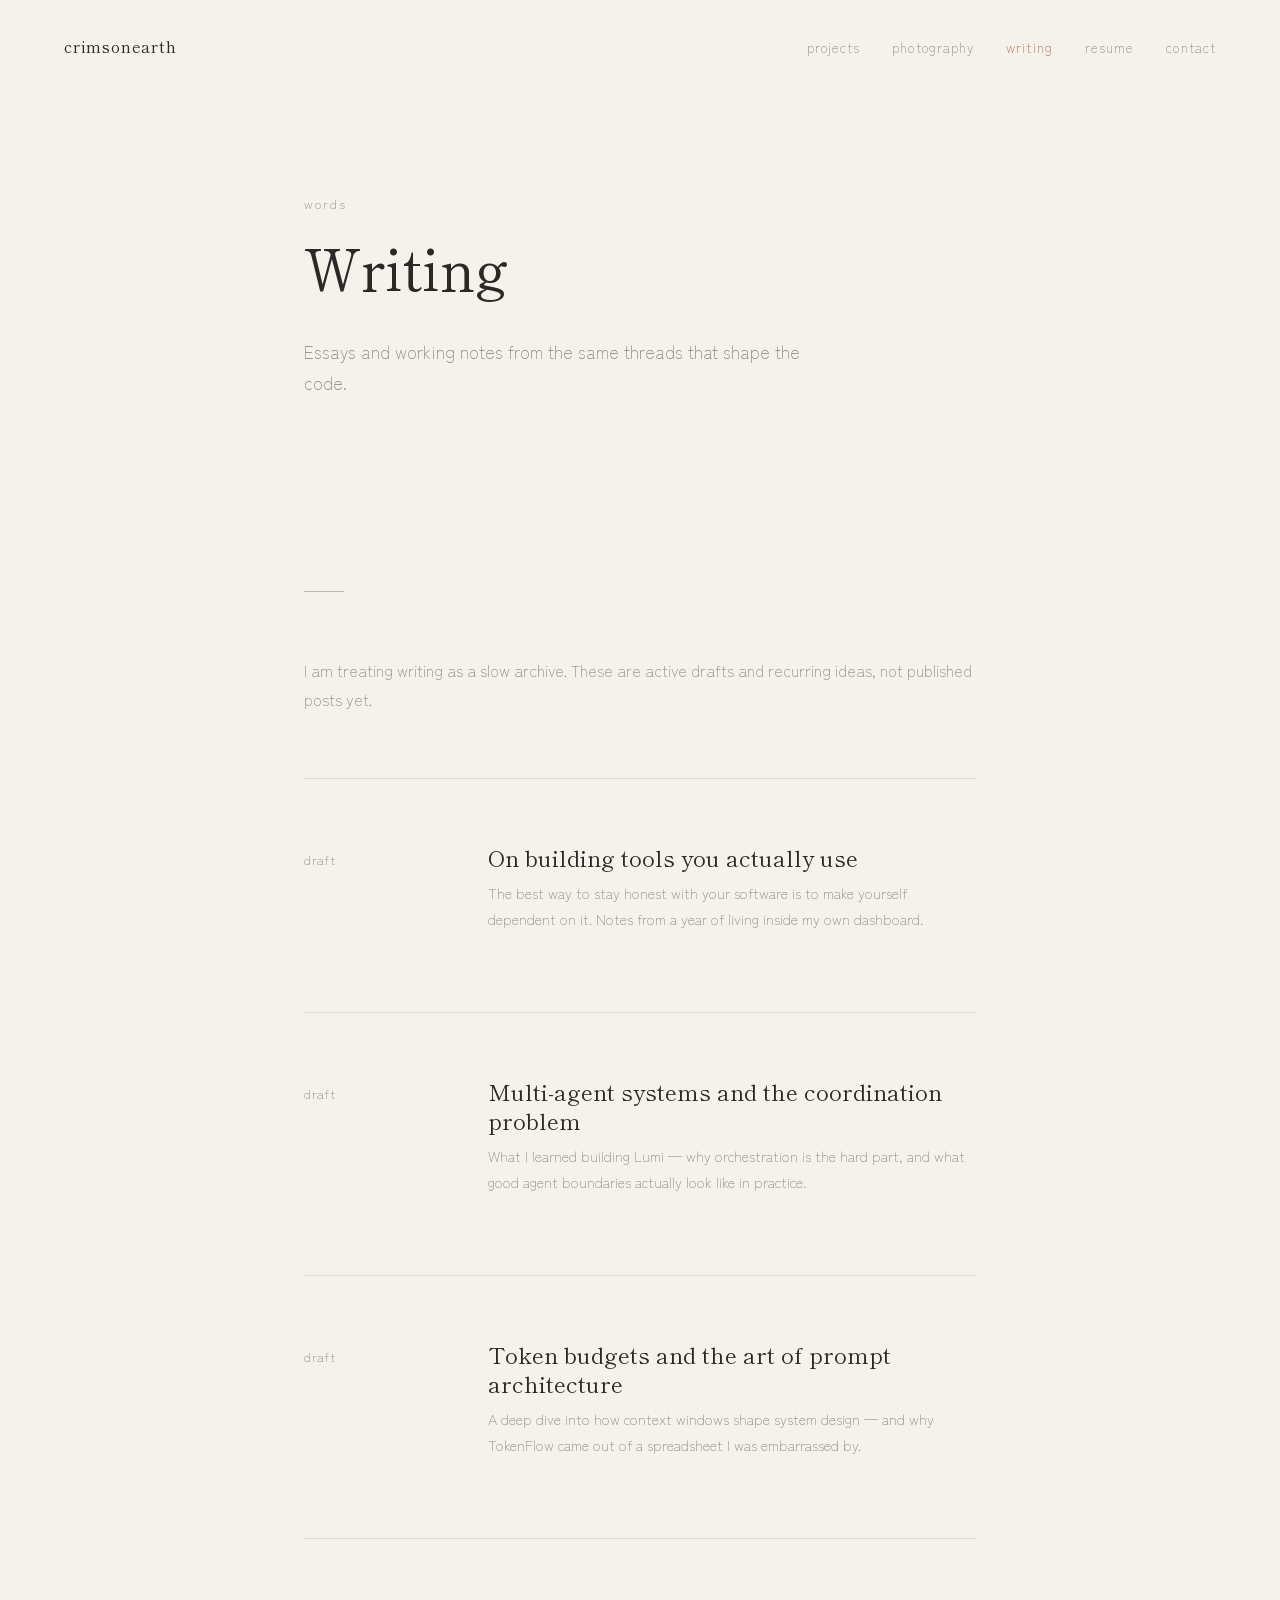
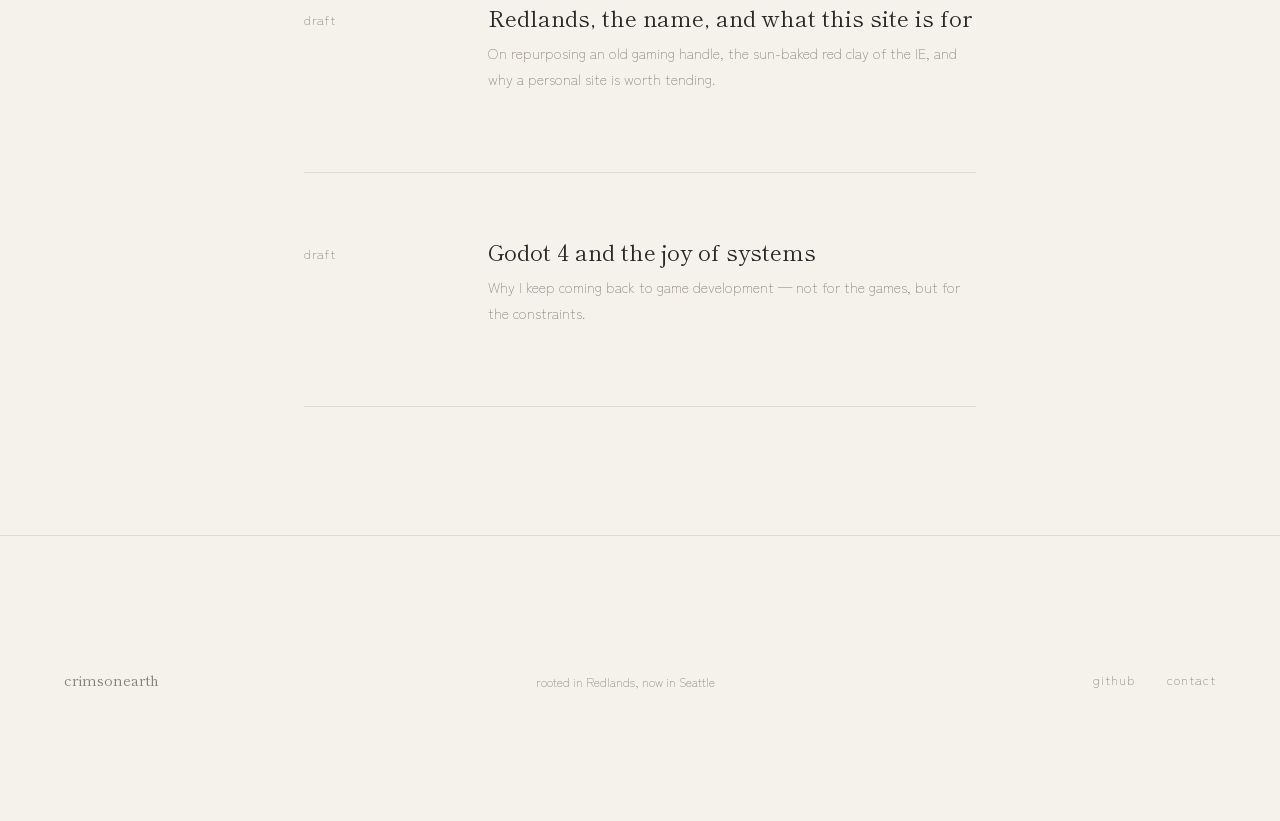
<file: writing.html>
<!DOCTYPE html>
<html lang="en">
<head>
  <meta charset="UTF-8" />
  <meta name="viewport" content="width=device-width, initial-scale=1.0" />
  <title>writing — crimsonearth</title>
  <link rel="icon" href="favicon.svg" type="image/svg+xml" />
  <link rel="stylesheet" href="css/styles.css" />
</head>
<body>

  <nav class="site-nav">
    <a href="index.html" class="site-nav__wordmark">crimsonearth</a>
    <ul class="site-nav__links">
      <li><a href="projects.html">projects</a></li>
      <li><a href="photography.html">photography</a></li>
      <li><a href="writing.html" class="active">writing</a></li>
      <li><a href="resume.html">resume</a></li>
      <li><a href="contact.html">contact</a></li>
    </ul>
  </nav>

  <main>
    <div class="container container--narrow">
      <header class="page-header">
        <p class="page-header__eyebrow">words</p>
        <h1 class="page-header__title">Writing</h1>
        <p class="page-header__subtitle">Essays and working notes from the same threads that shape the code.</p>
      </header>

      <div class="divider"></div>

      <section class="page-note" aria-label="Writing note">
        <p>I am treating writing as a slow archive. These are active drafts and recurring ideas, not published posts yet.</p>
      </section>

      <ol class="writing-list">

        <li class="writing-item">
          <p class="writing-item__date">draft</p>
          <div>
            <h2 class="writing-item__title">On building tools you actually use</h2>
            <p class="writing-item__excerpt">The best way to stay honest with your software is to make yourself dependent on it. Notes from a year of living inside my own dashboard.</p>
          </div>
        </li>

        <li class="writing-item">
          <p class="writing-item__date">draft</p>
          <div>
            <h2 class="writing-item__title">Multi-agent systems and the coordination problem</h2>
            <p class="writing-item__excerpt">What I learned building Lumi — why orchestration is the hard part, and what good agent boundaries actually look like in practice.</p>
          </div>
        </li>

        <li class="writing-item">
          <p class="writing-item__date">draft</p>
          <div>
            <h2 class="writing-item__title">Token budgets and the art of prompt architecture</h2>
            <p class="writing-item__excerpt">A deep dive into how context windows shape system design — and why TokenFlow came out of a spreadsheet I was embarrassed by.</p>
          </div>
        </li>

        <li class="writing-item">
          <p class="writing-item__date">draft</p>
          <div>
            <h2 class="writing-item__title">Redlands, the name, and what this site is for</h2>
            <p class="writing-item__excerpt">On repurposing an old gaming handle, the sun-baked red clay of the IE, and why a personal site is worth tending.</p>
          </div>
        </li>

        <li class="writing-item">
          <p class="writing-item__date">draft</p>
          <div>
            <h2 class="writing-item__title">Godot 4 and the joy of systems</h2>
            <p class="writing-item__excerpt">Why I keep coming back to game development — not for the games, but for the constraints.</p>
          </div>
        </li>

      </ol>
    </div>
  </main>

  <footer class="site-footer">
    <span class="site-footer__mark">crimsonearth</span>
    <span class="site-footer__mark" style="font-family:var(--font-sans);font-size:0.75rem;">rooted in Redlands, now in Seattle</span>
    <ul class="site-footer__links">
      <li><a href="https://github.com/CrimsonEarth" target="_blank" rel="noopener">github</a></li>
      <li><a href="contact.html">contact</a></li>
    </ul>
  </footer>

</body>
</html>
</file>
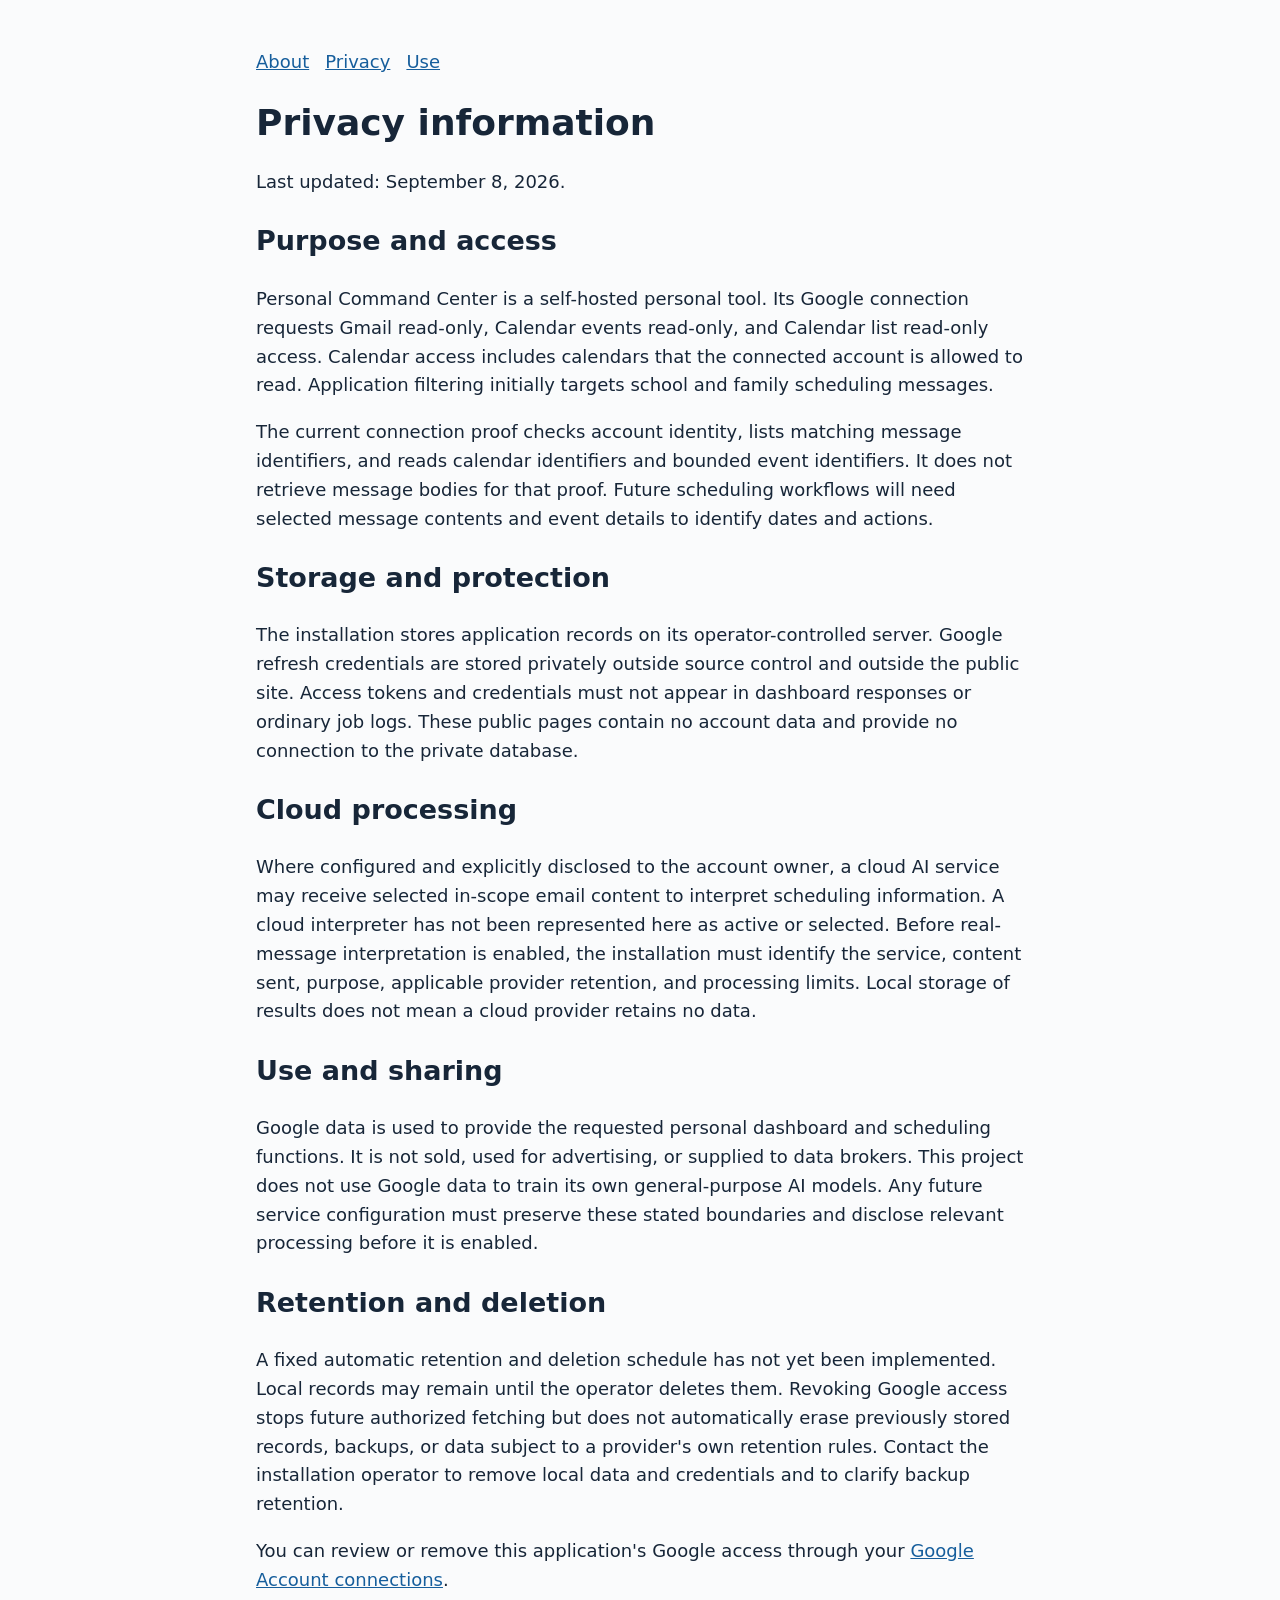
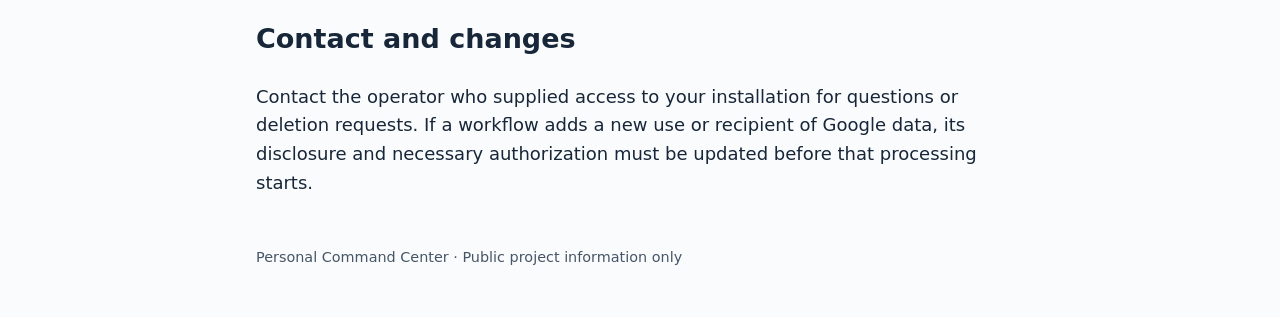
<file: command-center/privacy.html>
<!doctype html>
<html lang="en"><head><meta charset="utf-8"><meta name="viewport" content="width=device-width,initial-scale=1"><title>Privacy — Personal Command Center</title><style>body{max-width:48rem;margin:3rem auto;padding:0 1.25rem;font:18px/1.6 system-ui,sans-serif;color:#172638;background:#fafbfc}nav{display:flex;gap:1rem;flex-wrap:wrap}a{color:#165e9c}h1{line-height:1.2}footer{margin-top:3rem;font-size:.9rem;color:#465567}</style></head><body><nav aria-label="Page navigation"><a href="index.html">About</a><a href="privacy.html">Privacy</a><a href="terms.html">Use</a></nav><main><h1>Privacy information</h1><p>Last updated: September 8, 2026.</p><h2>Purpose and access</h2><p>Personal Command Center is a self-hosted personal tool. Its Google connection requests Gmail read-only, Calendar events read-only, and Calendar list read-only access. Calendar access includes calendars that the connected account is allowed to read. Application filtering initially targets school and family scheduling messages.</p><p>The current connection proof checks account identity, lists matching message identifiers, and reads calendar identifiers and bounded event identifiers. It does not retrieve message bodies for that proof. Future scheduling workflows will need selected message contents and event details to identify dates and actions.</p><h2>Storage and protection</h2><p>The installation stores application records on its operator-controlled server. Google refresh credentials are stored privately outside source control and outside the public site. Access tokens and credentials must not appear in dashboard responses or ordinary job logs. These public pages contain no account data and provide no connection to the private database.</p><h2>Cloud processing</h2><p>Where configured and explicitly disclosed to the account owner, a cloud AI service may receive selected in-scope email content to interpret scheduling information. A cloud interpreter has not been represented here as active or selected. Before real-message interpretation is enabled, the installation must identify the service, content sent, purpose, applicable provider retention, and processing limits. Local storage of results does not mean a cloud provider retains no data.</p><h2>Use and sharing</h2><p>Google data is used to provide the requested personal dashboard and scheduling functions. It is not sold, used for advertising, or supplied to data brokers. This project does not use Google data to train its own general-purpose AI models. Any future service configuration must preserve these stated boundaries and disclose relevant processing before it is enabled.</p><h2>Retention and deletion</h2><p>A fixed automatic retention and deletion schedule has not yet been implemented. Local records may remain until the operator deletes them. Revoking Google access stops future authorized fetching but does not automatically erase previously stored records, backups, or data subject to a provider's own retention rules. Contact the installation operator to remove local data and credentials and to clarify backup retention.</p><p>You can review or remove this application's Google access through your <a href="https://myaccount.google.com/connections">Google Account connections</a>.</p><h2>Contact and changes</h2><p>Contact the operator who supplied access to your installation for questions or deletion requests. If a workflow adds a new use or recipient of Google data, its disclosure and necessary authorization must be updated before that processing starts.</p></main><footer>Personal Command Center · Public project information only</footer></body></html>
</file>
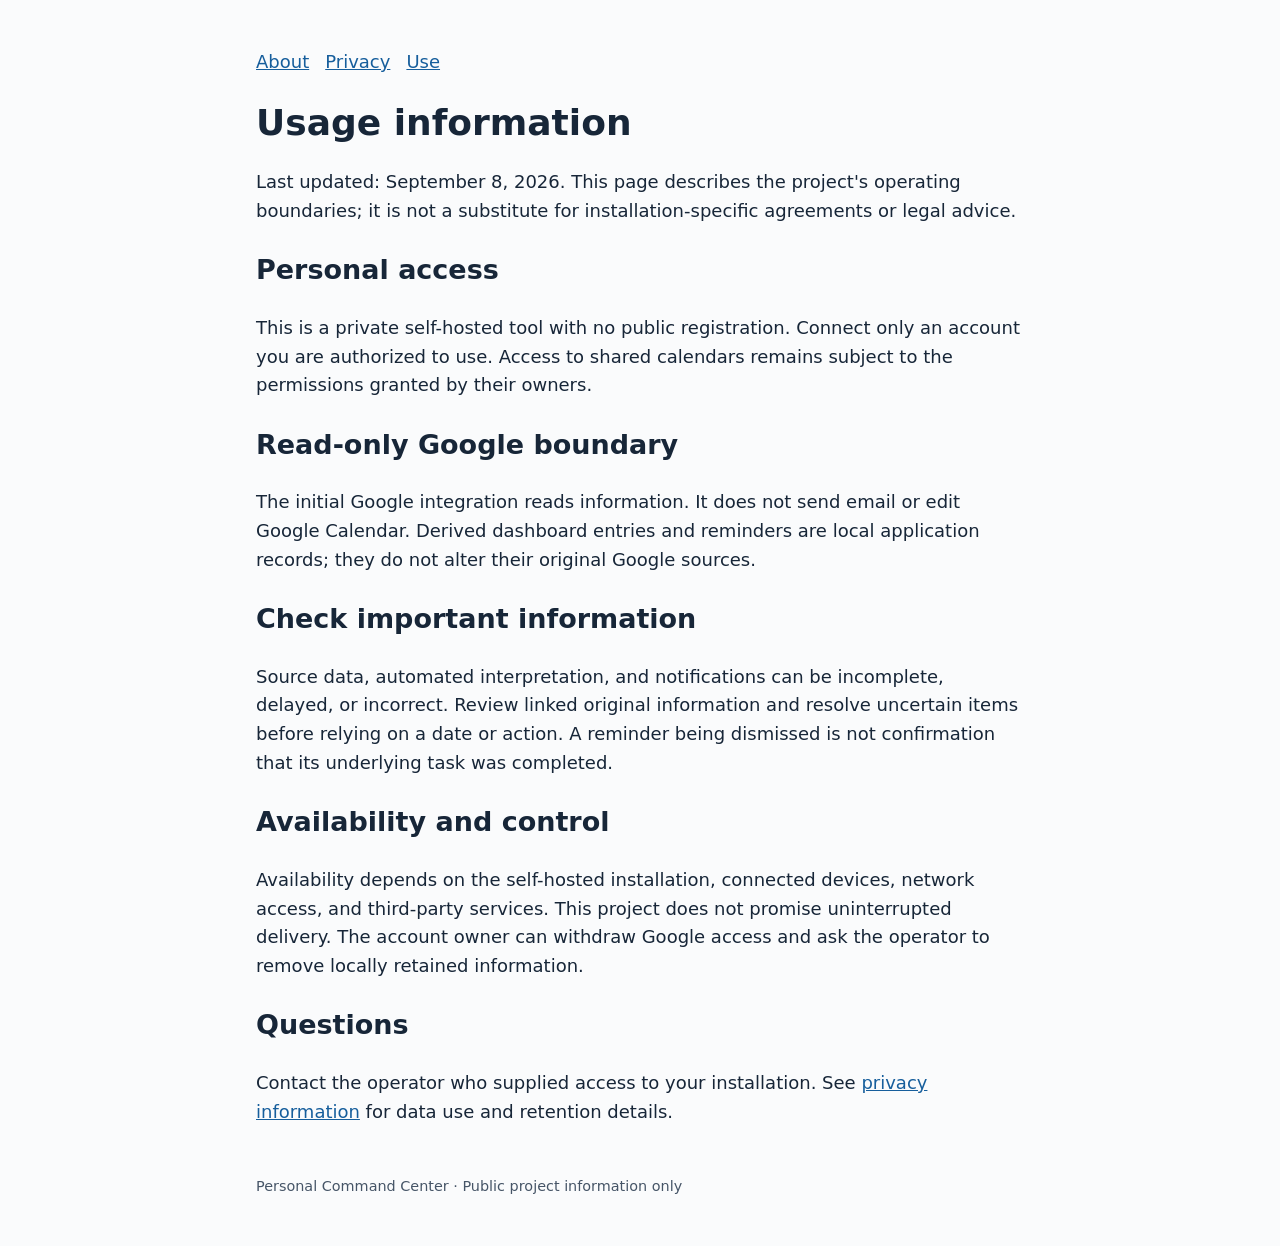
<file: command-center/terms.html>
<!doctype html>
<html lang="en"><head><meta charset="utf-8"><meta name="viewport" content="width=device-width,initial-scale=1"><title>Usage information — Personal Command Center</title><style>body{max-width:48rem;margin:3rem auto;padding:0 1.25rem;font:18px/1.6 system-ui,sans-serif;color:#172638;background:#fafbfc}nav{display:flex;gap:1rem;flex-wrap:wrap}a{color:#165e9c}h1{line-height:1.2}footer{margin-top:3rem;font-size:.9rem;color:#465567}</style></head><body><nav aria-label="Page navigation"><a href="index.html">About</a><a href="privacy.html">Privacy</a><a href="terms.html">Use</a></nav><main><h1>Usage information</h1><p>Last updated: September 8, 2026. This page describes the project's operating boundaries; it is not a substitute for installation-specific agreements or legal advice.</p><h2>Personal access</h2><p>This is a private self-hosted tool with no public registration. Connect only an account you are authorized to use. Access to shared calendars remains subject to the permissions granted by their owners.</p><h2>Read-only Google boundary</h2><p>The initial Google integration reads information. It does not send email or edit Google Calendar. Derived dashboard entries and reminders are local application records; they do not alter their original Google sources.</p><h2>Check important information</h2><p>Source data, automated interpretation, and notifications can be incomplete, delayed, or incorrect. Review linked original information and resolve uncertain items before relying on a date or action. A reminder being dismissed is not confirmation that its underlying task was completed.</p><h2>Availability and control</h2><p>Availability depends on the self-hosted installation, connected devices, network access, and third-party services. This project does not promise uninterrupted delivery. The account owner can withdraw Google access and ask the operator to remove locally retained information.</p><h2>Questions</h2><p>Contact the operator who supplied access to your installation. See <a href="privacy.html">privacy information</a> for data use and retention details.</p></main><footer>Personal Command Center · Public project information only</footer></body></html>
</file>
<file: css/styles.css>
@import url("https://fonts.googleapis.com/css2?family=Shippori+Mincho:wght@400;500&family=Zen+Kaku+Gothic+New:wght@300;400&display=swap");

/* ─── Variables ─────────────────────────────────────────────── */
:root {
  --bg-paper: #f4f2eb;
  --text-ink: #2b2927;
  --text-muted: #857f7a;
  --accent-clay: #b05b48;
  --accent-ochre: #d98243;
  --accent-saffron: #e8a93f;
  --crimson-earth-gradient: linear-gradient(
    160deg,
    var(--accent-clay) 0%,
    var(--accent-ochre) 50%,
    var(--accent-saffron) 100%
  );

  --font-serif: "Shippori Mincho", "Georgia", serif;
  --font-sans: "Zen Kaku Gothic New", "Helvetica Neue", sans-serif;

  --space-xs: 0.5rem;
  --space-sm: 1rem;
  --space-md: 2rem;
  --space-lg: 4rem;
  --space-xl: 8rem;
}

/* ─── Reset ─────────────────────────────────────────────────── */
*,
*::before,
*::after {
  box-sizing: border-box;
  margin: 0;
  padding: 0;
}

html {
  font-size: 16px;
  scroll-behavior: smooth;
}

body {
  background-color: var(--bg-paper);
  color: var(--text-ink);
  font-family: var(--font-sans);
  font-weight: 300;
  line-height: 1.8;
  min-height: 100vh;
  display: flex;
  flex-direction: column;
}

/* ─── Typography ────────────────────────────────────────────── */
h1,
h2,
h3,
h4 {
  font-family: var(--font-serif);
  font-weight: 400;
  line-height: 1.3;
}

p {
  font-family: var(--font-sans);
  font-weight: 300;
}

a {
  color: inherit;
  text-decoration: none;
  transition: color 0.2s ease;
}

a:hover {
  color: var(--accent-clay);
}

/* ─── Layout ─────────────────────────────────────────────────── */
.container {
  width: 100%;
  max-width: 1100px;
  margin: 0 auto;
  padding: 0 var(--space-lg);
}

.container--narrow {
  max-width: 800px;
}

main {
  flex: 1;
}

/* ─── Site Nav ───────────────────────────────────────────────── */
.site-nav {
  position: fixed;
  top: 0;
  left: 0;
  right: 0;
  z-index: 100;
  padding: var(--space-md) var(--space-lg);
  display: flex;
  justify-content: space-between;
  align-items: center;
}

.site-nav__wordmark {
  font-family: var(--font-serif);
  font-weight: 400;
  font-size: 1rem;
  letter-spacing: 0.05em;
  color: var(--text-ink);
}

.site-nav__wordmark:hover {
  color: var(--accent-clay);
}

.site-nav__links {
  display: flex;
  gap: var(--space-md);
  list-style: none;
}

.site-nav__links a {
  font-family: var(--font-sans);
  font-weight: 300;
  font-size: 0.85rem;
  letter-spacing: 0.08em;
  text-transform: lowercase;
  color: var(--text-muted);
}

.site-nav__links a:hover,
.site-nav__links a.active {
  color: var(--accent-clay);
}

/* ─── Page Header ────────────────────────────────────────────── */
.page-header {
  padding-top: calc(var(--space-xl) + var(--space-lg));
  padding-bottom: var(--space-xl);
}

.page-header__eyebrow {
  font-family: var(--font-sans);
  font-weight: 300;
  font-size: 0.8rem;
  letter-spacing: 0.15em;
  text-transform: lowercase;
  color: var(--text-muted);
  margin-bottom: var(--space-sm);
}

.page-header__title {
  font-family: var(--font-serif);
  font-size: clamp(2rem, 5vw, 3.5rem);
  color: var(--text-ink);
  margin-bottom: var(--space-md);
}

.page-header__subtitle {
  font-family: var(--font-sans);
  font-weight: 300;
  font-size: 1.1rem;
  color: var(--text-muted);
  max-width: 520px;
}

/* ─── Divider ────────────────────────────────────────────────── */
.divider {
  width: 40px;
  height: 1px;
  background: var(--text-muted);
  margin: var(--space-lg) 0;
  opacity: 0.5;
}

.page-note {
  max-width: 680px;
  display: flex;
  flex-direction: column;
  gap: var(--space-sm);
  margin-bottom: var(--space-lg);
}

.page-note p {
  color: var(--text-muted);
}

/* ─── Gradient Accent Text ───────────────────────────────────── */
.gradient-text {
  background: var(--crimson-earth-gradient);
  -webkit-background-clip: text;
  -webkit-text-fill-color: transparent;
  background-clip: text;
}

/* ─── Site Footer ────────────────────────────────────────────── */
.site-footer {
  padding: var(--space-xl) var(--space-lg);
  border-top: 1px solid rgba(133, 127, 122, 0.2);
  margin-top: var(--space-xl);
  display: flex;
  justify-content: space-between;
  align-items: flex-end;
  gap: var(--space-md);
}

.site-footer__mark {
  font-family: var(--font-serif);
  font-size: 0.9rem;
  color: var(--text-muted);
}

.site-footer__links {
  display: flex;
  gap: var(--space-md);
  list-style: none;
}

.site-footer__links a {
  font-size: 0.8rem;
  letter-spacing: 0.08em;
  text-transform: lowercase;
  color: var(--text-muted);
}

/* ─── Project List ───────────────────────────────────────────── */
.project-list {
  display: flex;
  flex-direction: column;
  gap: 0;
}

.project-item {
  padding: var(--space-lg) 0;
  border-bottom: 1px solid rgba(133, 127, 122, 0.2);
  display: grid;
  grid-template-columns: 1fr 2fr;
  gap: var(--space-lg);
  align-items: start;
}

.project-item:first-child {
  border-top: 1px solid rgba(133, 127, 122, 0.2);
}

.project-item--featured .project-item__title {
  background: var(--crimson-earth-gradient);
  -webkit-background-clip: text;
  -webkit-text-fill-color: transparent;
  background-clip: text;
}

.project-item__meta {
  padding-top: 0.35em;
}

.project-item__number {
  font-family: var(--font-sans);
  font-size: 0.75rem;
  color: var(--text-muted);
  letter-spacing: 0.1em;
  margin-bottom: var(--space-sm);
}

.project-item__title {
  font-family: var(--font-serif);
  font-size: clamp(1.4rem, 3vw, 2rem);
  color: var(--text-ink);
  margin-bottom: var(--space-xs);
}

.project-item__tags {
  display: flex;
  flex-wrap: wrap;
  gap: var(--space-xs);
  margin-top: var(--space-sm);
}

.tag {
  font-size: 0.7rem;
  letter-spacing: 0.08em;
  text-transform: lowercase;
  color: var(--text-muted);
  border: 1px solid rgba(133, 127, 122, 0.4);
  padding: 0.2em 0.7em;
}

.project-item__body {
  padding-top: 0.35em;
}

.project-item__desc {
  color: var(--text-ink);
  margin-bottom: var(--space-md);
  font-size: 1rem;
  max-width: 560px;
}

.project-item__status {
  font-size: 0.8rem;
  letter-spacing: 0.08em;
  text-transform: lowercase;
  color: var(--text-muted);
}

.project-item__link {
  font-size: 0.85rem;
  letter-spacing: 0.08em;
  text-transform: lowercase;
  color: var(--text-muted);
  display: inline-flex;
  align-items: center;
  gap: 0.4em;
}

.project-item__link::after {
  content: "→";
  transition: transform 0.2s ease;
}

.project-item__link:hover {
  color: var(--accent-clay);
}

.project-item__link:hover::after {
  transform: translateX(4px);
}

/* ─── Photography Grid ───────────────────────────────────────── */
.photo-gallery {
  display: grid;
  grid-template-columns: repeat(12, 1fr);
  gap: var(--space-md);
}

.photo-item {
  overflow: hidden;
}

.photo-item--wide {
  grid-column: span 7;
}
.photo-item--tall {
  grid-column: span 5;
}
.photo-item--half {
  grid-column: span 6;
}
.photo-item--third {
  grid-column: span 4;
}
.photo-item--full {
  grid-column: span 12;
}

.photo-item img {
  width: 100%;
  height: 100%;
  object-fit: cover;
  display: block;
  filter: saturate(0.9);
  transition:
    filter 0.4s ease,
    transform 0.4s ease;
}

.photo-item:hover img {
  filter: saturate(1);
  transform: scale(1.01);
}

.photo-item__caption {
  margin-top: var(--space-xs);
  font-size: 0.75rem;
  color: var(--text-muted);
  letter-spacing: 0.04em;
}

/* ─── Writing List ───────────────────────────────────────────── */
.writing-list {
  display: flex;
  flex-direction: column;
}

.writing-item {
  padding: var(--space-lg) 0;
  border-bottom: 1px solid rgba(133, 127, 122, 0.2);
  display: grid;
  grid-template-columns: 120px 1fr;
  gap: var(--space-lg);
  align-items: start;
}

.writing-item:first-child {
  border-top: 1px solid rgba(133, 127, 122, 0.2);
}

.writing-item__date {
  font-family: var(--font-sans);
  font-size: 0.8rem;
  color: var(--text-muted);
  letter-spacing: 0.05em;
  padding-top: 0.4em;
}

.writing-item__title {
  font-family: var(--font-serif);
  font-size: 1.4rem;
  margin-bottom: var(--space-xs);
}

.writing-item__excerpt {
  font-size: 0.9rem;
  color: var(--text-muted);
  max-width: 520px;
  margin-bottom: var(--space-sm);
}

.writing-item__status {
  font-size: 0.8rem;
  letter-spacing: 0.08em;
  text-transform: lowercase;
  color: var(--text-muted);
}

.writing-item__read {
  font-size: 0.8rem;
  letter-spacing: 0.08em;
  text-transform: lowercase;
  color: var(--text-muted);
  display: inline-flex;
  align-items: center;
  gap: 0.4em;
}

.writing-item__read::after {
  content: "→";
  transition: transform 0.2s ease;
}

.writing-item__read:hover {
  color: var(--accent-clay);
}

.writing-item__read:hover::after {
  transform: translateX(4px);
}

/* ─── Responsive ─────────────────────────────────────────────── */
@media (max-width: 768px) {
  :root {
    --space-lg: 2rem;
    --space-xl: 4rem;
  }

  .site-nav {
    padding: var(--space-sm) var(--space-md);
  }

  .site-nav__links {
    gap: var(--space-sm);
  }

  .project-item {
    grid-template-columns: 1fr;
    gap: var(--space-xs);
  }

  .photo-item--wide,
  .photo-item--tall,
  .photo-item--half,
  .photo-item--third {
    grid-column: span 12;
  }

  .writing-item {
    grid-template-columns: 1fr;
    gap: var(--space-xs);
  }

  .site-footer {
    flex-direction: column;
    align-items: flex-start;
  }
}

/* ─── Animations ─────────────────────────────────────────────── */
@keyframes fadeInUp {
  from {
    opacity: 0;
    transform: translateY(20px);
  }
  to {
    opacity: 1;
    transform: translateY(0);
  }
}

.fade-in-up {
  opacity: 0;
  animation: fadeInUp 1.2s ease-out forwards;
}

.delay-1 {
  animation-delay: 0.3s;
}
.delay-2 {
  animation-delay: 0.6s;
}
.delay-3 {
  animation-delay: 0.9s;
}
</file>
